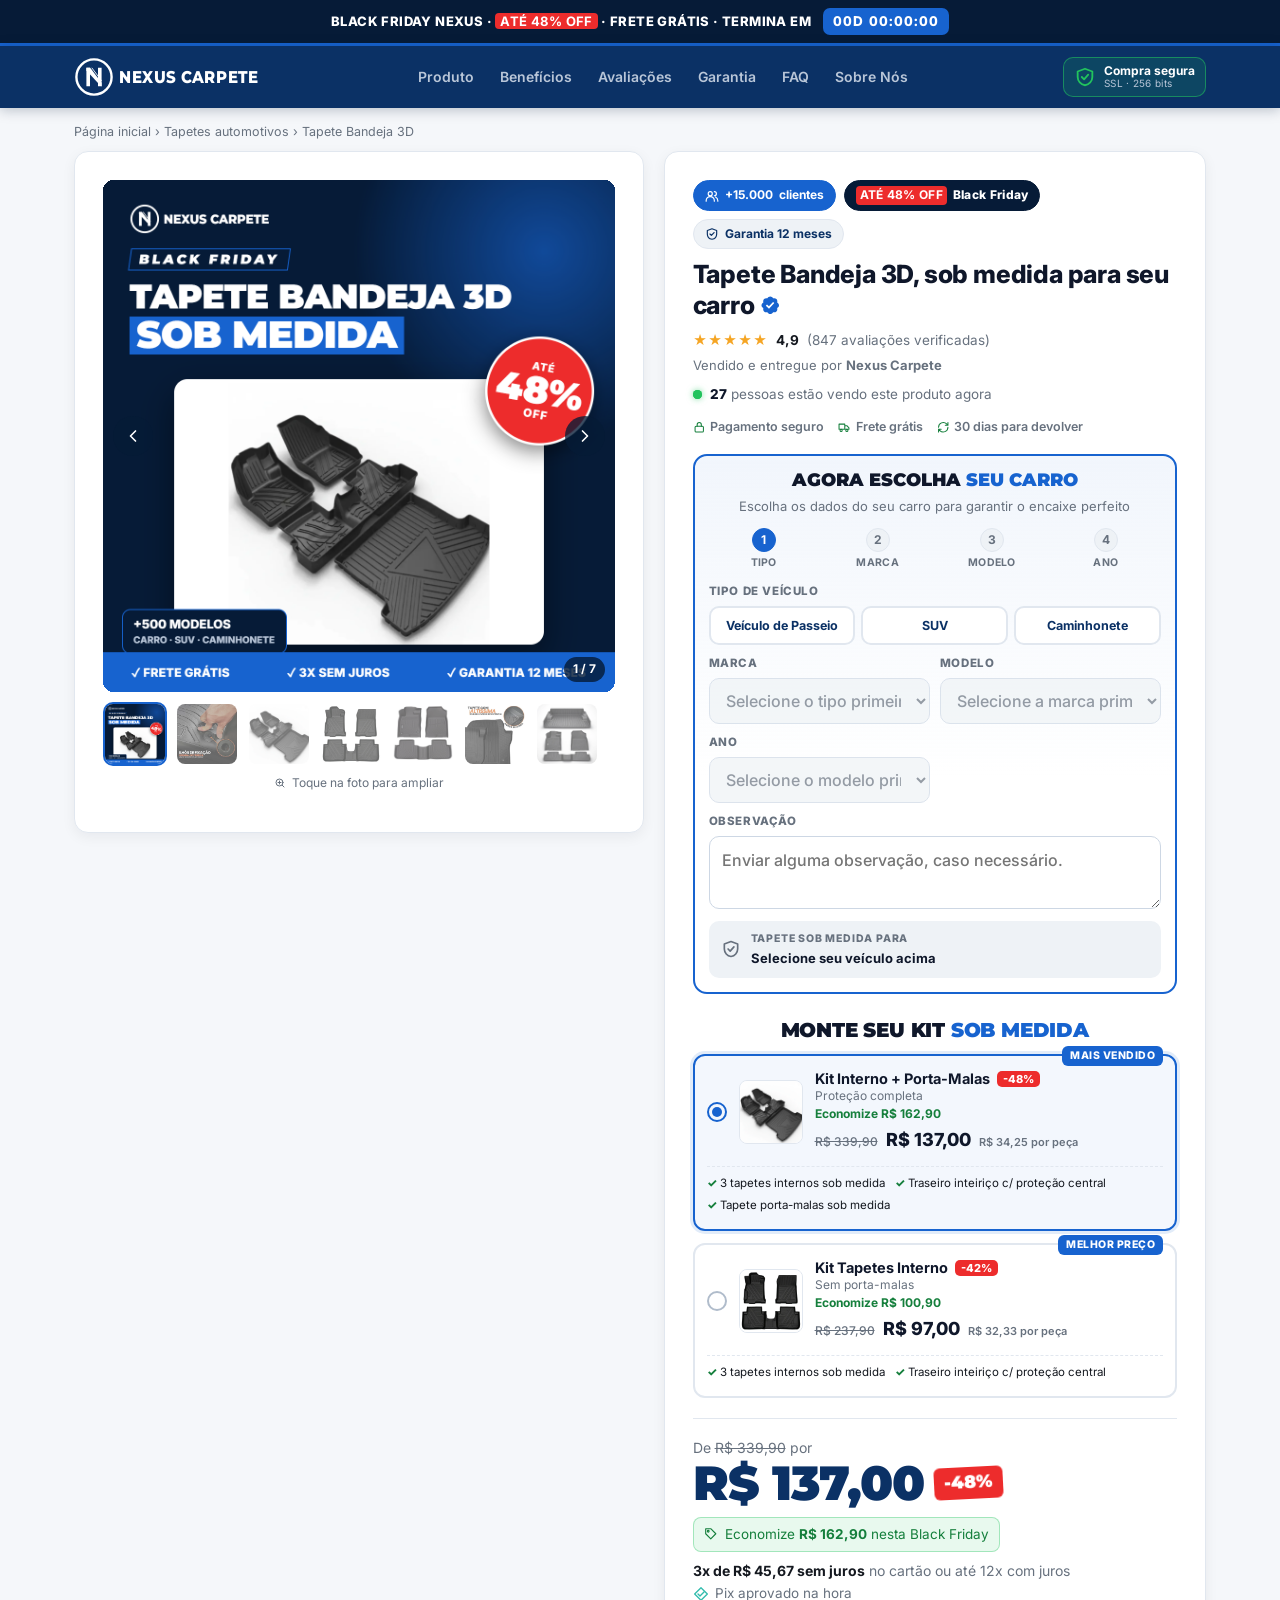
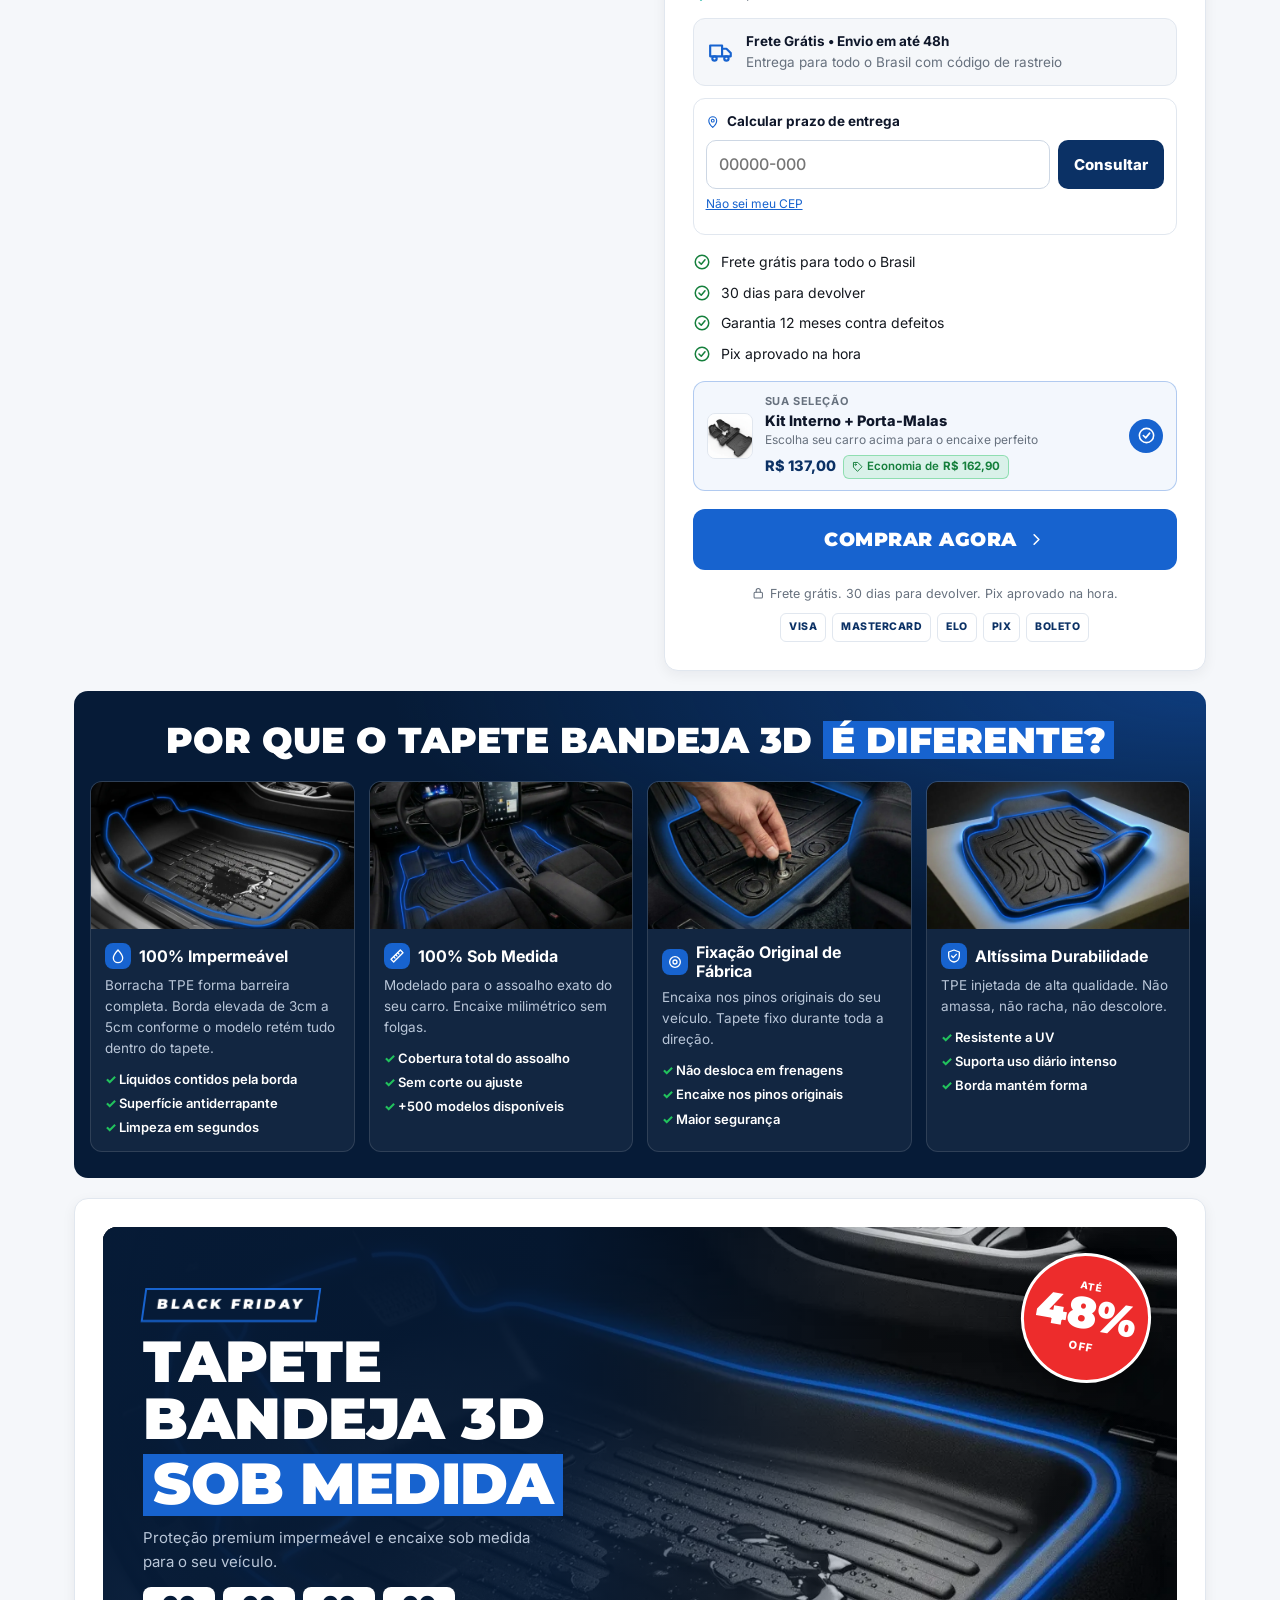
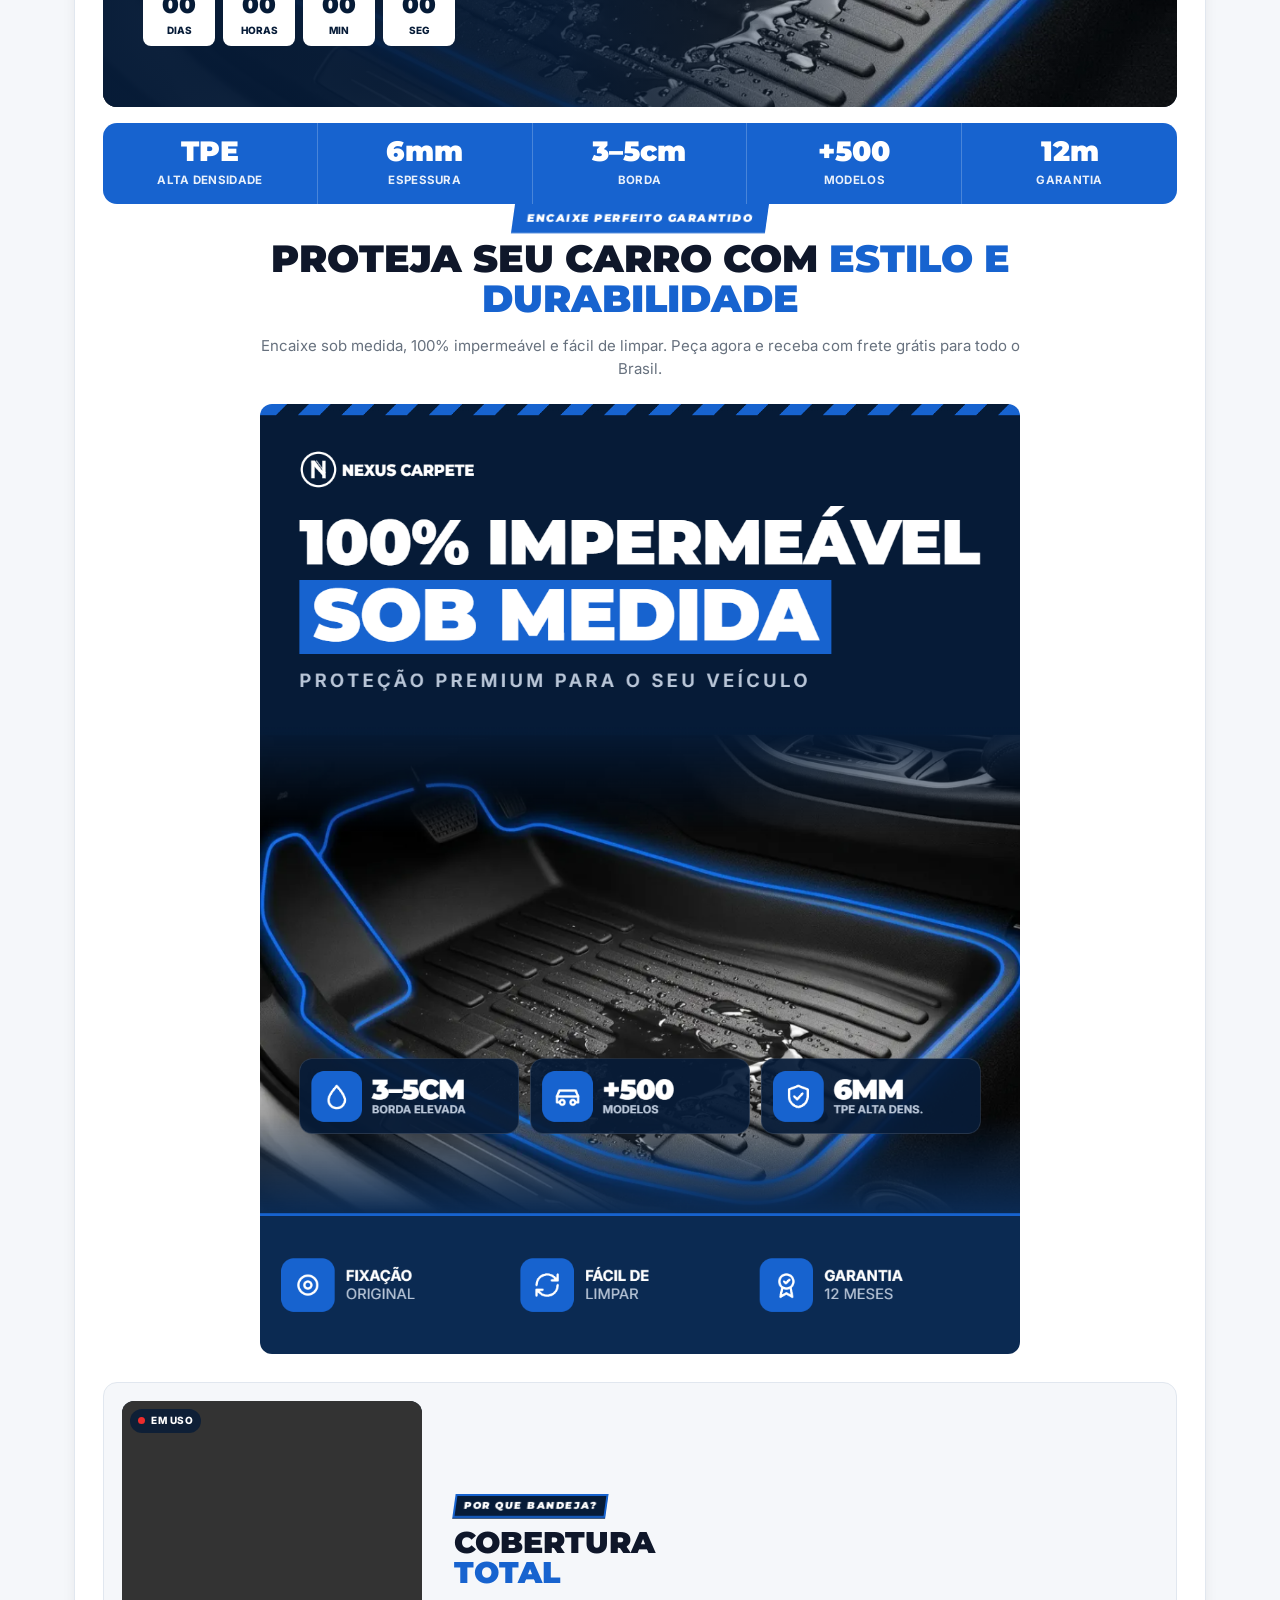
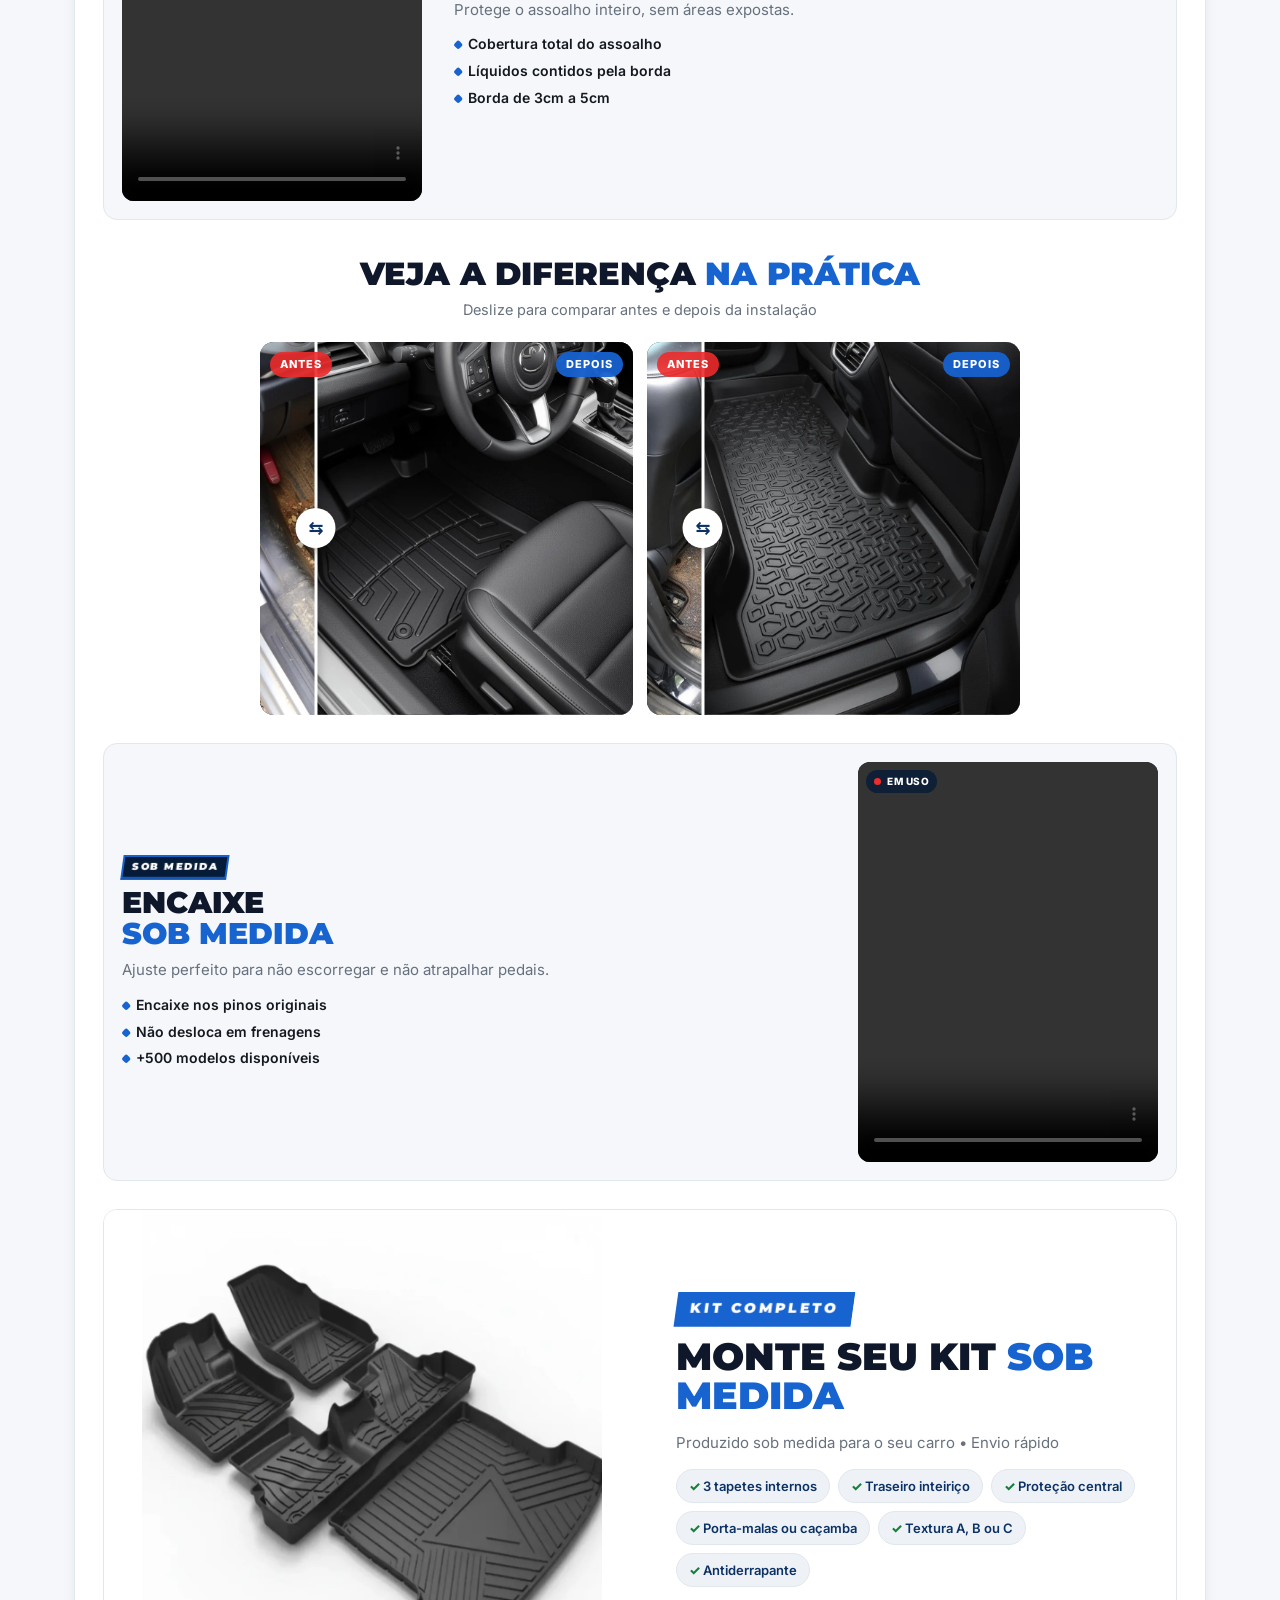
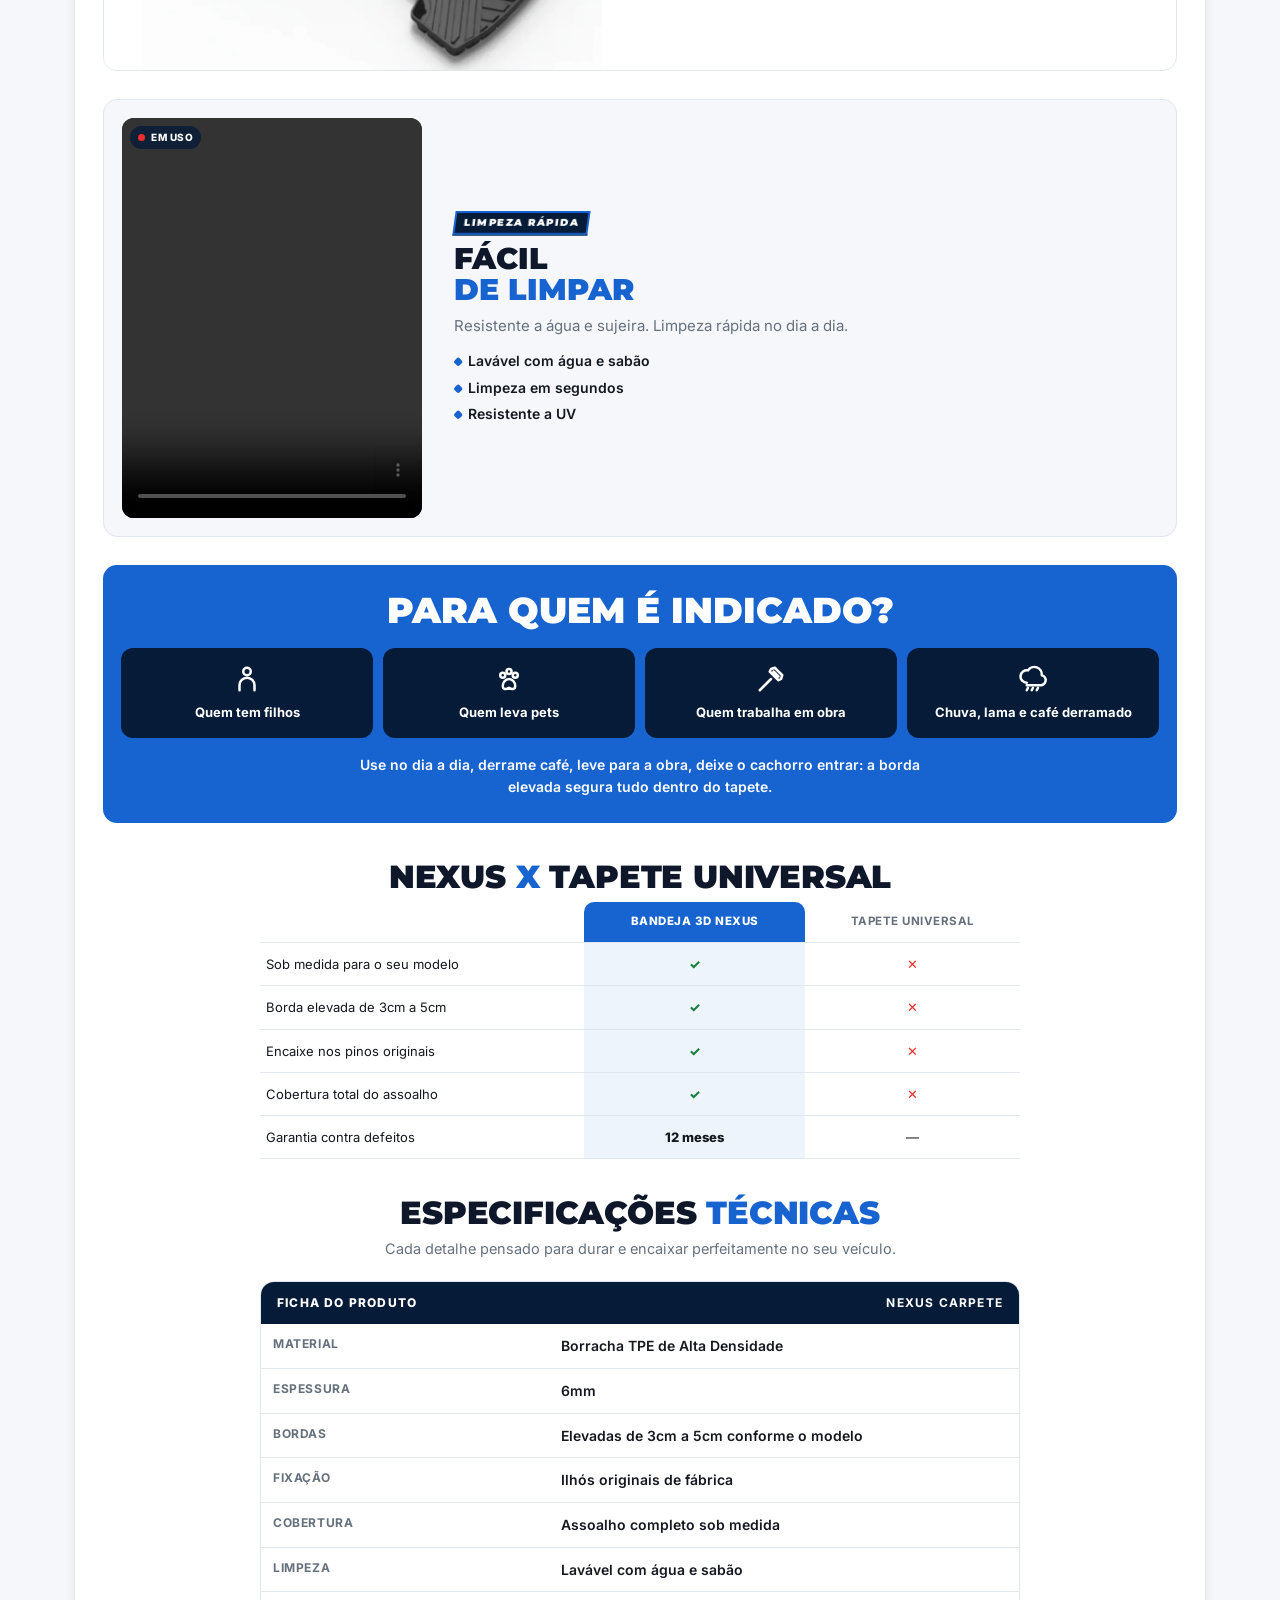
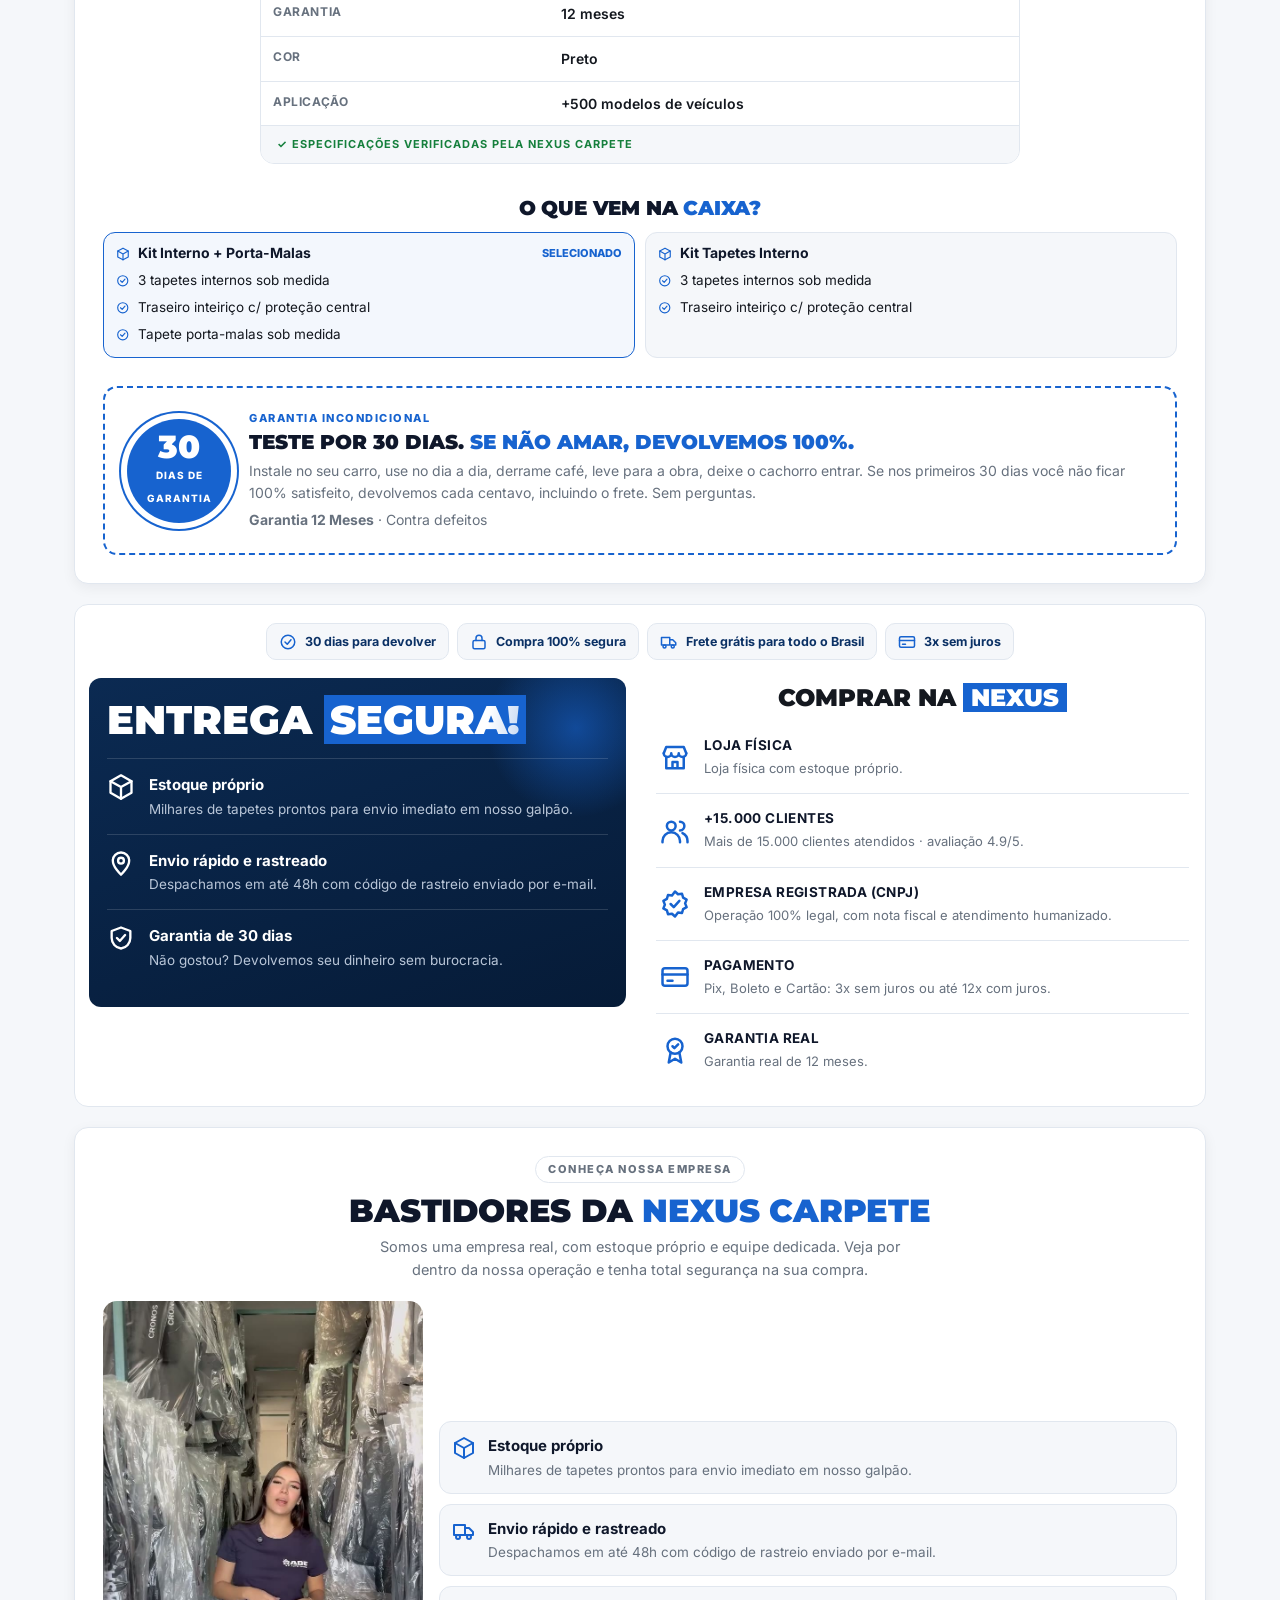
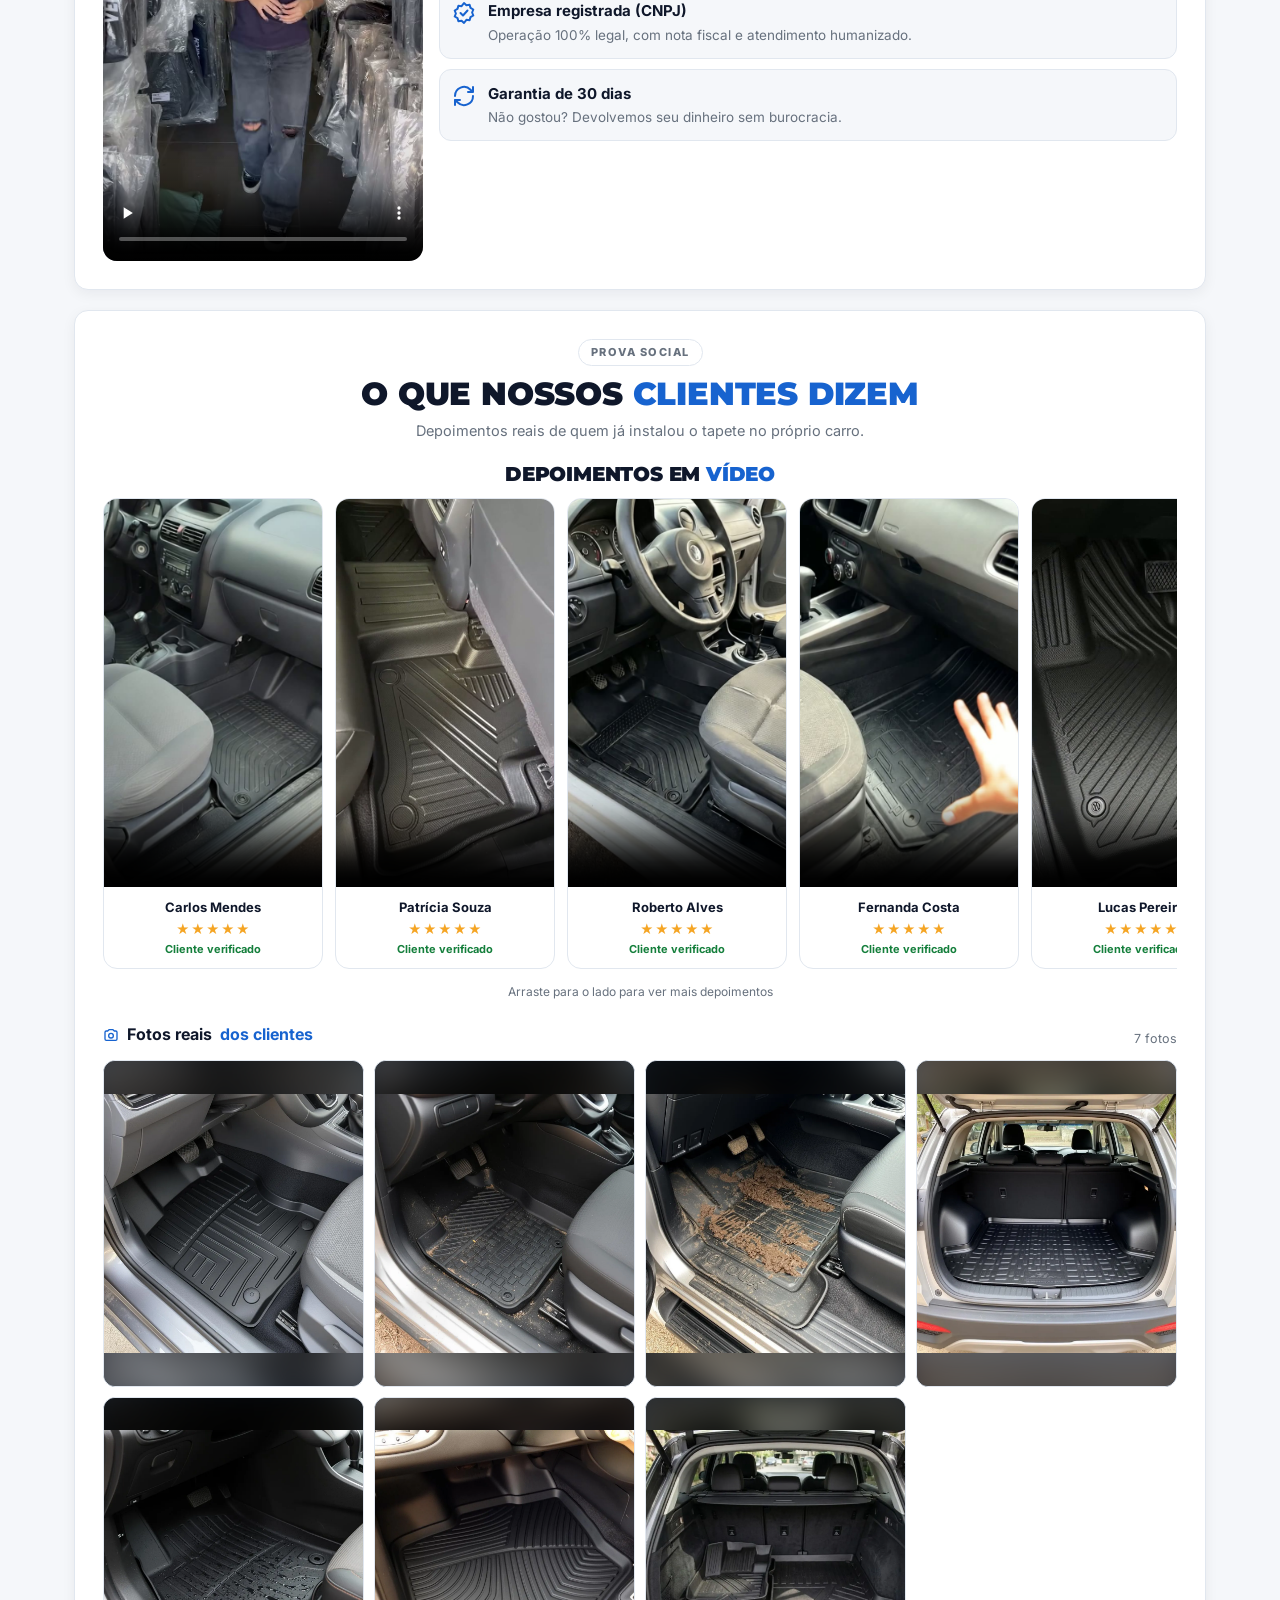
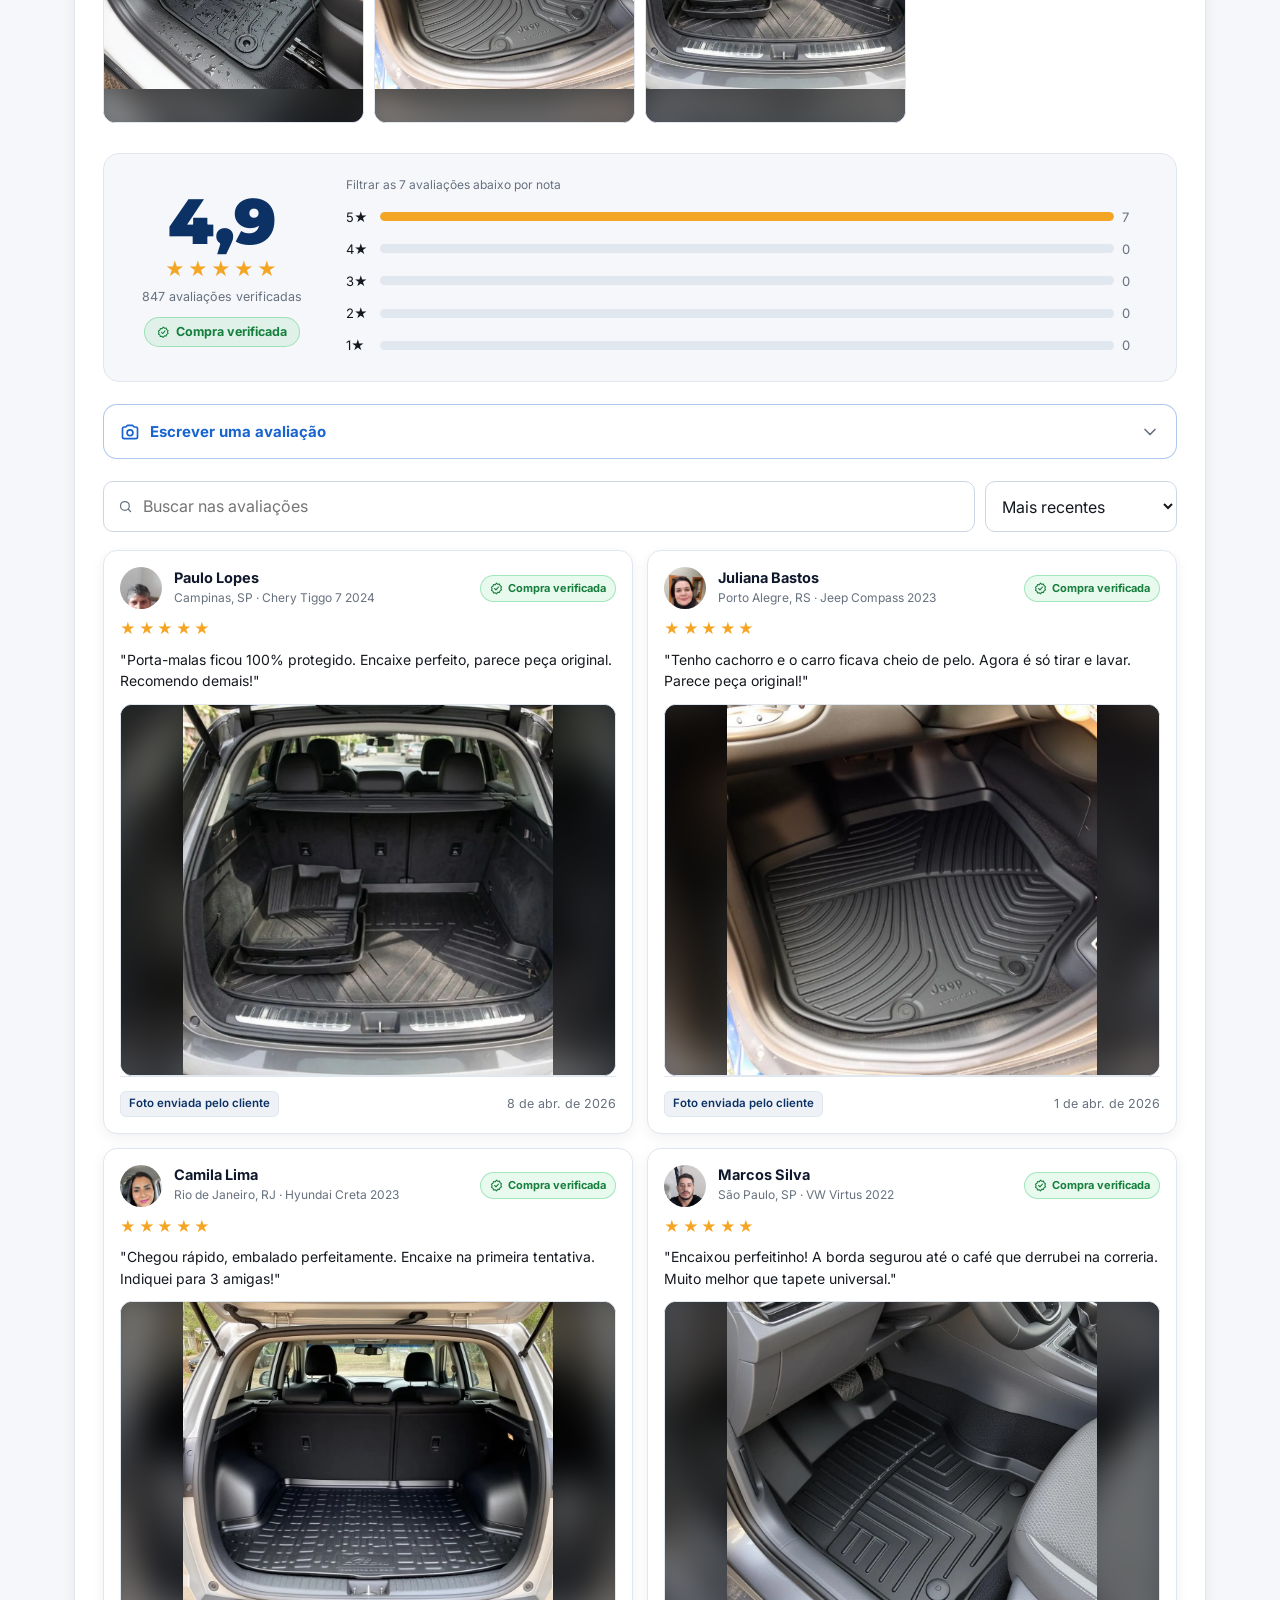
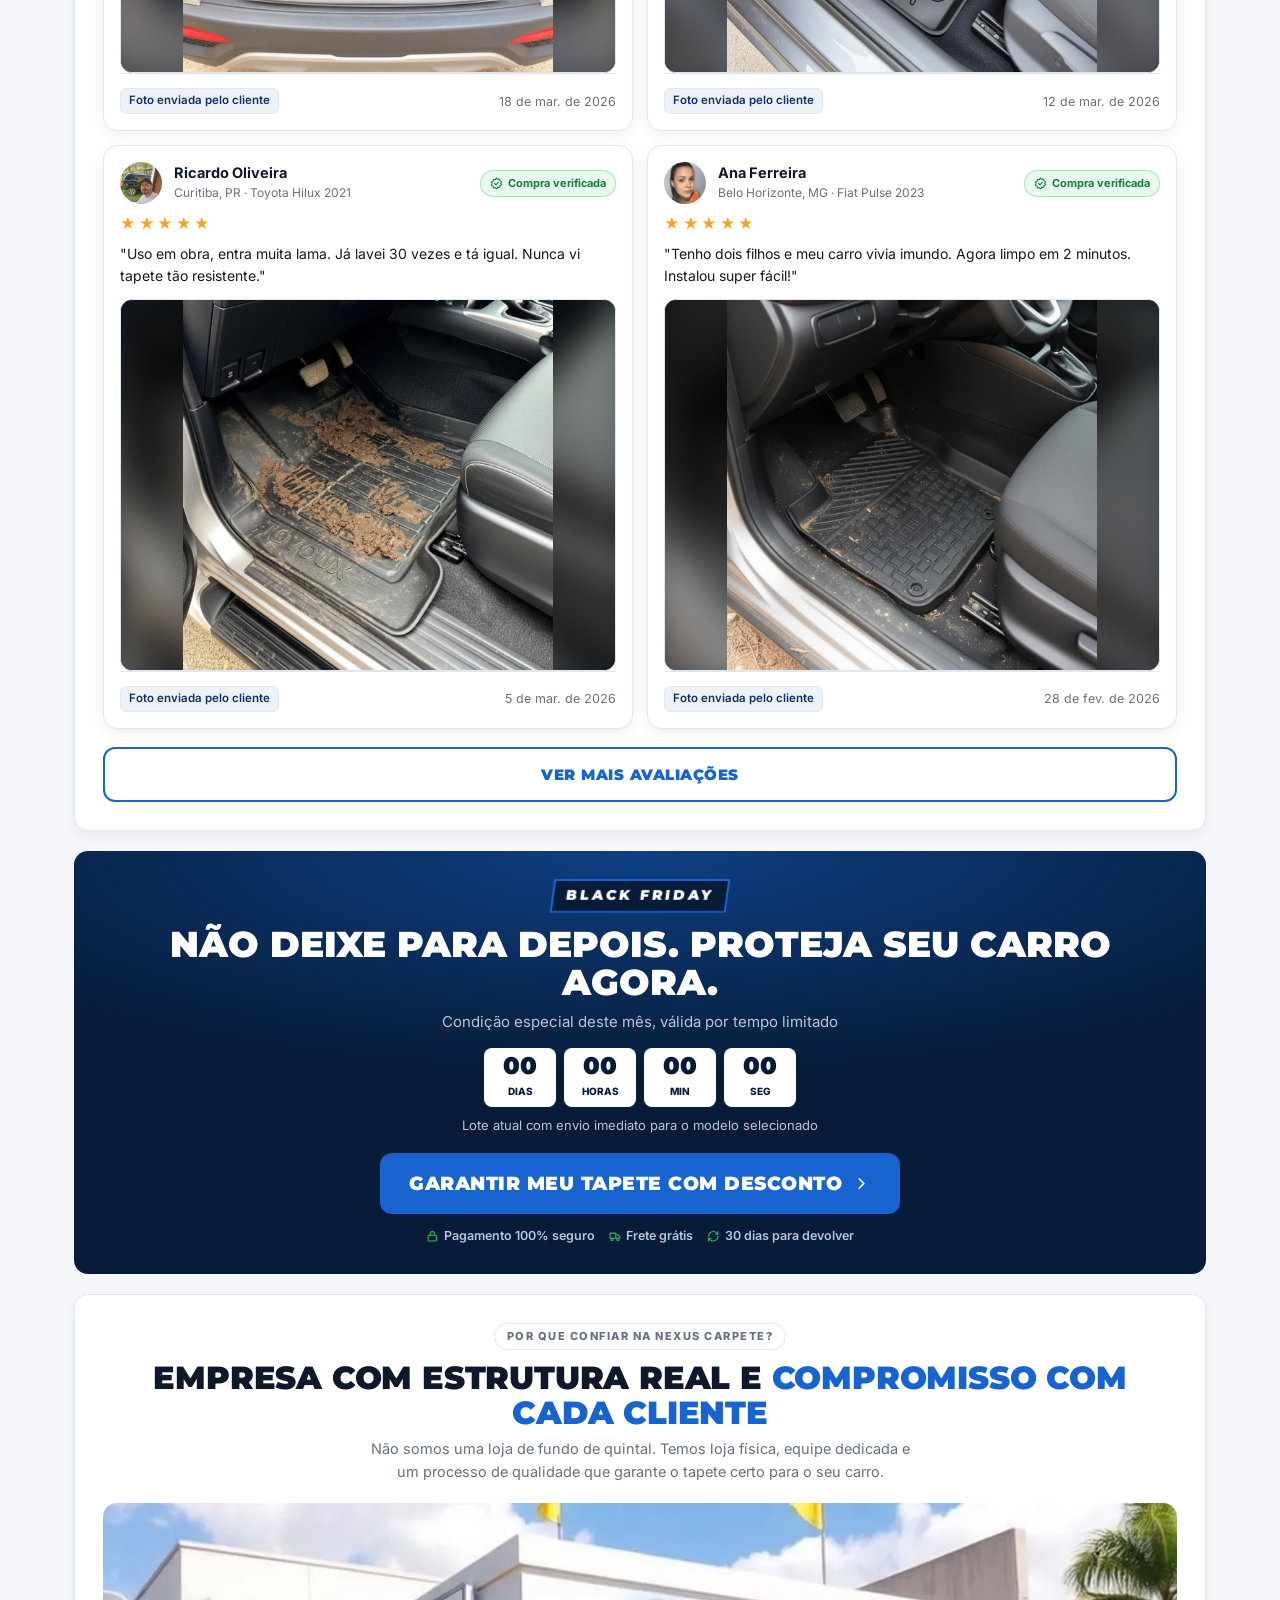
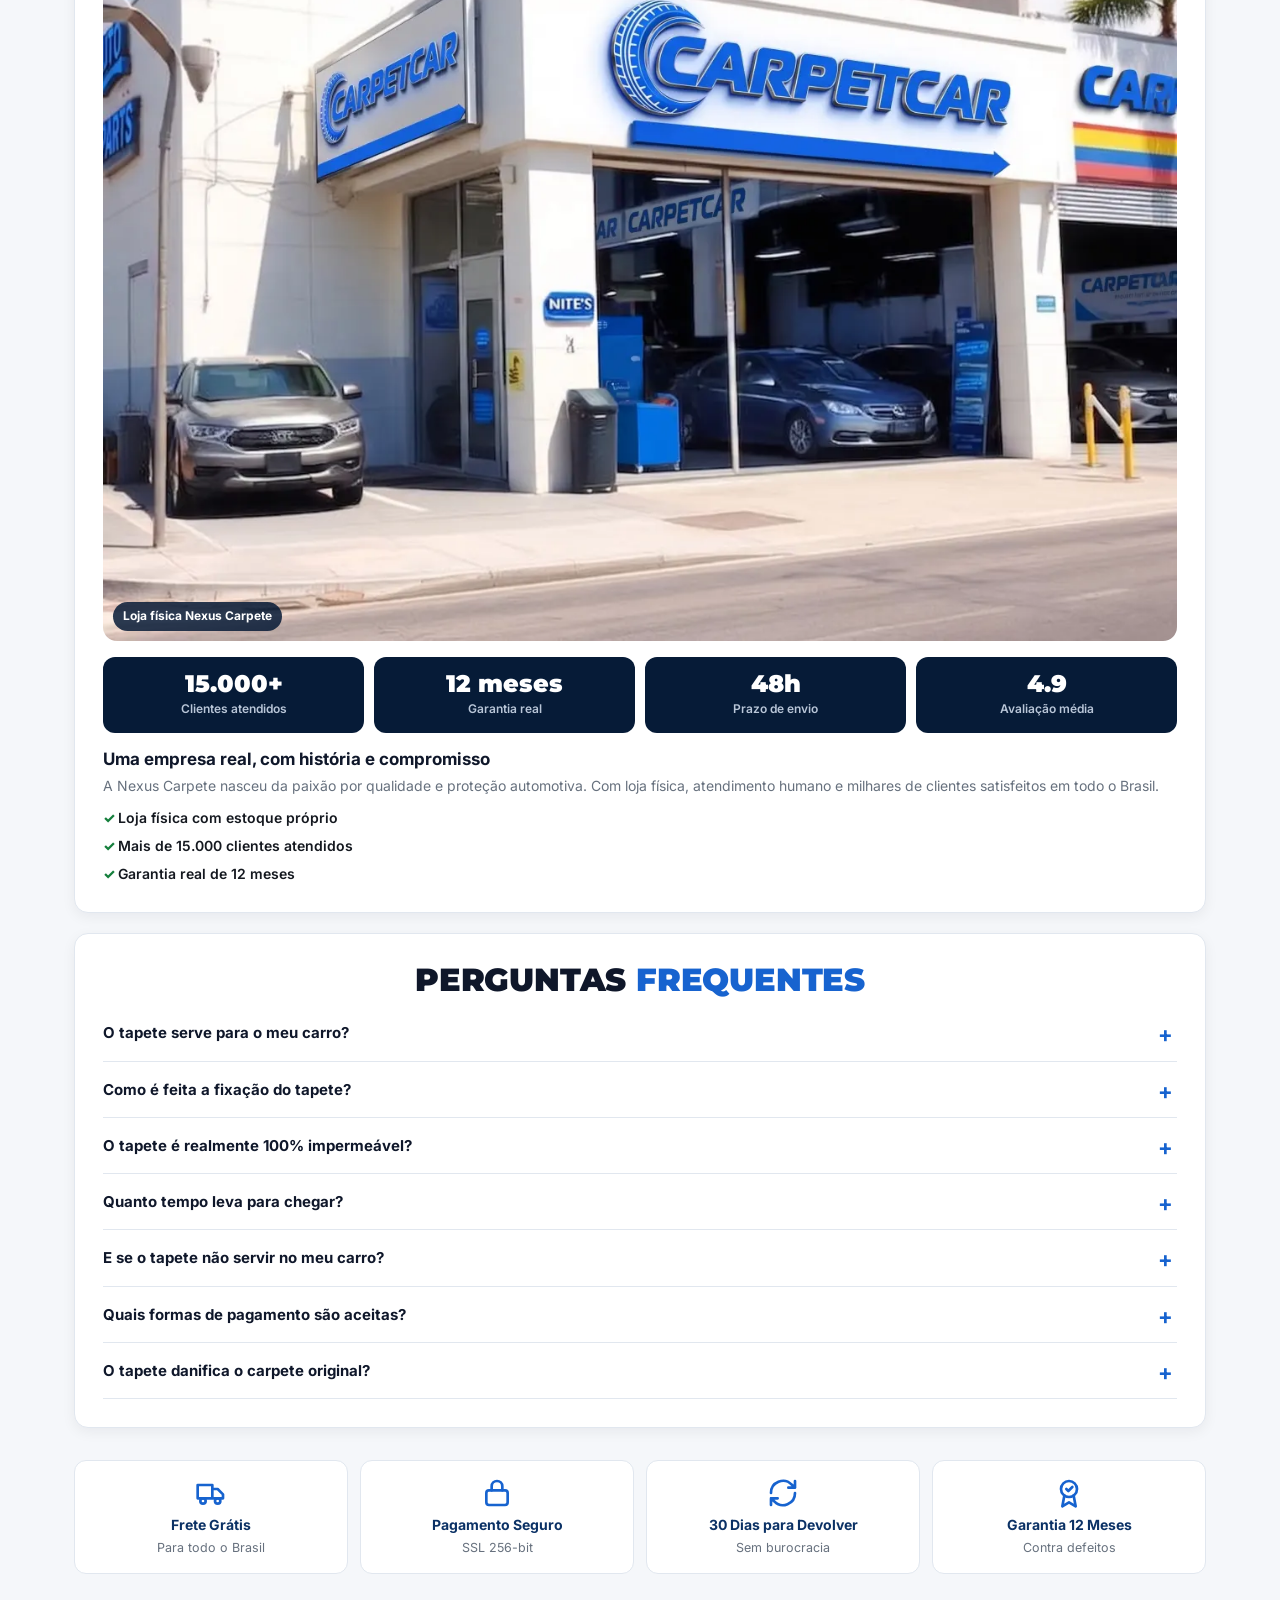
<file: index.html>
<!DOCTYPE html>
<html lang="pt-BR">
<head>
  <meta charset="utf-8">
  <meta name="viewport" content="width=device-width, initial-scale=1.0, maximum-scale=1.0, minimum-scale=1.0, user-scalable=no, viewport-fit=cover">
  <title>Tapete Bandeja 3D Sob Medida | Black Friday Nexus Carpete — Frete Grátis</title>
  <meta name="description" content="Loja que entende de proteção interna para o seu veículo. Tapete Bandeja 3D sob medida, 100% impermeável, frete grátis e 30 dias para devolver.">
  <meta name="theme-color" content="#0b3165">
  <link rel="icon" href="brand/favicon.svg" type="image/svg+xml">
  <link rel="canonical" href="https://www.nexuscarpete.shop/">
  <meta property="og:type" content="website">
  <meta property="og:site_name" content="Nexus Carpete">
  <meta property="og:locale" content="pt_BR">
  <meta property="og:title" content="Nexus Carpete — Black Friday">
  <meta property="og:description" content="Loja que entende de proteção interna para o seu veículo.">
  <meta property="og:image" content="https://www.nexuscarpete.shop/images/banners/capa-produto.png">
  <meta property="og:image:alt" content="Kit de tapetes automotivos sob medida Nexus Carpete">
  <meta name="twitter:card" content="summary_large_image">
  <link rel="preconnect" href="https://checkout.nexuscarpete.shop" crossorigin>
  <link rel="preconnect" href="https://fonts.googleapis.com">
  <link rel="preconnect" href="https://fonts.gstatic.com" crossorigin>
  <link href="https://fonts.googleapis.com/css2?family=Inter:wght@400;500;600;700;800&family=Montserrat:wght@800;900&display=swap" rel="stylesheet">
  <link rel="stylesheet" href="css/styles.css?v=1.0">
  <link rel="stylesheet" href="css/v2.css?v=1.0">
  <script type="application/ld+json">
  {
    "@context": "https://schema.org",
    "@type": "Product",
    "name": "Kit de Tapetes Automotivos Sob Medida",
    "image": ["https://www.nexuscarpete.shop/images/banners/capa-produto.png"],
    "description": "Tapetes e carpetes automotivos sob medida, cortados para o modelo do seu veículo.",
    "brand": { "@type": "Brand", "name": "Nexus Carpete" },
    "offers": [
      { "@type": "Offer", "name": "Kit Tapetes Interno", "price": "97.00", "priceCurrency": "BRL", "availability": "https://schema.org/InStock", "url": "https://www.nexuscarpete.shop/" },
      { "@type": "Offer", "name": "Kit Interno + Porta-Malas", "price": "137.00", "priceCurrency": "BRL", "availability": "https://schema.org/InStock", "url": "https://www.nexuscarpete.shop/" }
    ]
  }
  </script>

  <!-- ===== PIXELS / TAGS — mesmos do site atual (Meta Pixel + UTMify) ===== -->
  <!-- Meta Pixel Code -->
  <script>
  !function(f,b,e,v,n,t,s)
  {if(f.fbq)return;n=f.fbq=function(){n.callMethod?
  n.callMethod.apply(n,arguments):n.queue.push(arguments)};
  if(!f._fbq)f._fbq=n;n.push=n;n.loaded=!0;n.version='2.0';
  n.queue=[];t=b.createElement(e);t.async=!0;
  t.src=v;s=b.getElementsByTagName(e)[0];
  s.parentNode.insertBefore(t,s)}(window, document,'script',
  'https://connect.facebook.net/en_US/fbevents.js');
  fbq('set', 'autoConfig', false, '1489488393031574'); // sem eventos automáticos da Meta (evita Purchase falso em botão)
  fbq('init', '1489488393031574');
  fbq('track', 'PageView');
  </script>
  <noscript><img height="1" width="1" style="display:none"
  src="https://www.facebook.com/tr?id=1489488393031574&ev=PageView&noscript=1"
  /></noscript>
  <!-- End Meta Pixel Code -->
  <!-- InitiateCheckout: disparado no botão "Finalizar pagamento" (js/app.js), como no "Confirmar ✓" do site atual -->
  <script src="https://cdn.utmify.com.br/scripts/utms/latest.js" data-utmify-prevent-xcod-sck data-utmify-prevent-subids async defer></script>
  <!-- Preservação universal de UTMs (não altera lógica existente) -->
  <script>
    (function () {
      function appendSearch(url) {
        try {
          var incoming = window.location.search || "";
          if (!incoming) return url;
          if (!url) return url;
          // Ignora âncoras puras, javascript:, mailto:, tel:
          if (/^(#|javascript:|mailto:|tel:)/i.test(url)) return url;
          var hashIndex = url.indexOf("#");
          var hash = "";
          var base = url;
          if (hashIndex !== -1) {
            hash = url.substring(hashIndex);
            base = url.substring(0, hashIndex);
          }
          var current = new URLSearchParams(window.location.search);
          var qIndex = base.indexOf("?");
          var existing = new URLSearchParams(qIndex !== -1 ? base.substring(qIndex + 1) : "");
          var pathPart = qIndex !== -1 ? base.substring(0, qIndex) : base;
          current.forEach(function (value, key) {
            if (!existing.has(key)) existing.append(key, value);
          });
          var qs = existing.toString();
          return pathPart + (qs ? "?" + qs : "") + hash;
        } catch (_) {
          return url;
        }
      }

      // Clique em <a>: reescreve href antes de navegar, preservando onclick/handlers.
      document.addEventListener("click", function (e) {
        var el = e.target;
        while (el && el.nodeType === 1 && el.tagName !== "A") el = el.parentNode;
        if (!el || el.tagName !== "A") return;
        var href = el.getAttribute("href");
        if (!href) return;
        if (/^(#|javascript:|mailto:|tel:)/i.test(href)) return;
        try {
          el.setAttribute("href", appendSearch(href));
        } catch (_) {}
      }, true);

      // Submit de formulários: injeta UTMs no action.
      document.addEventListener("submit", function (e) {
        var form = e.target;
        if (!form || form.tagName !== "FORM") return;
        var action = form.getAttribute("action");
        if (!action) return;
        try {
          form.setAttribute("action", appendSearch(action));
        } catch (_) {}
      }, true);

      // window.open: preserva UTMs em pop-ups programáticos.
      var _open = window.open;
      window.open = function (url) {
        try {
          if (typeof url === "string") {
            arguments[0] = appendSearch(url);
          }
        } catch (_) {}
        return _open.apply(this, arguments);
      };

      // window.location.assign / replace: preserva UTMs em redirects JS.
      try {
        var _assign = window.location.assign.bind(window.location);
        var _replace = window.location.replace.bind(window.location);
        window.location.assign = function (url) { return _assign(appendSearch(url)); };
        window.location.replace = function (url) { return _replace(appendSearch(url)); };
      } catch (_) {}
    })();
  </script>
  <!-- ===== FIM DOS PIXELS ===== -->
</head>
<body>

<!-- Sprite de ícones (use: <svg class="icon"><use href="#i-nome"/></svg>) -->
<svg width="0" height="0" style="position:absolute" aria-hidden="true">
  <symbol id="i-menu" viewBox="0 0 24 24"><path d="M3 6h18M3 12h18M3 18h18"/></symbol>
  <symbol id="i-search" viewBox="0 0 24 24"><circle cx="11" cy="11" r="7"/><path d="m20 20-3.5-3.5"/></symbol>
  <symbol id="i-x" viewBox="0 0 24 24"><path d="M6 6l12 12M18 6 6 18"/></symbol>
  <symbol id="i-left" viewBox="0 0 24 24"><path d="m15 18-6-6 6-6"/></symbol>
  <symbol id="i-right" viewBox="0 0 24 24"><path d="m9 18 6-6-6-6"/></symbol>
  <symbol id="i-check" viewBox="0 0 24 24"><circle cx="12" cy="12" r="9"/><path d="m8 12 3 3 5-6"/></symbol>
  <symbol id="i-truck" viewBox="0 0 24 24"><path d="M2 6h11v10H2zM13 9h4l4 4v3h-8"/><circle cx="6" cy="18" r="2"/><circle cx="17" cy="18" r="2"/></symbol>
  <symbol id="i-shield" viewBox="0 0 24 24"><path d="M12 3 4 6v6c0 4.5 3.4 8.3 8 9 4.6-.7 8-4.5 8-9V6z"/><path d="m8.5 12 2.5 2.5 4.5-5"/></symbol>
  <symbol id="i-lock" viewBox="0 0 24 24"><rect x="4" y="10" width="16" height="11" rx="2"/><path d="M8 10V7a4 4 0 0 1 8 0v3"/></symbol>
  <symbol id="i-card" viewBox="0 0 24 24"><rect x="2" y="5" width="20" height="14" rx="2"/><path d="M2 10h20M6 15h4"/></symbol>
  <symbol id="i-headset" viewBox="0 0 24 24"><path d="M4 14v-2a8 8 0 0 1 16 0v2"/><rect x="2" y="14" width="4" height="6" rx="1"/><rect x="18" y="14" width="4" height="6" rx="1"/><path d="M20 20c0 1.5-2 2-5 2"/></symbol>
  <symbol id="i-award" viewBox="0 0 24 24"><circle cx="12" cy="9" r="6"/><path d="m8.5 14-1.5 8 5-3 5 3-1.5-8"/><path d="m10 9 1.5 1.5L14.5 7.5"/></symbol>
  <symbol id="i-tag" viewBox="0 0 24 24"><path d="M3 12V3h9l9 9-9 9z"/><circle cx="7.5" cy="7.5" r="1.5"/></symbol>
  <symbol id="i-box" viewBox="0 0 24 24"><path d="m12 2 9 5v10l-9 5-9-5V7z"/><path d="m3 7 9 5 9-5M12 12v10"/></symbol>
  <symbol id="i-pin" viewBox="0 0 24 24"><path d="M12 22s7-6.5 7-12a7 7 0 0 0-14 0c0 5.5 7 12 7 12z"/><circle cx="12" cy="10" r="2.5"/></symbol>
  <symbol id="i-refresh" viewBox="0 0 24 24"><path d="M3 12a9 9 0 0 1 15.5-6.3L21 8M21 3v5h-5M21 12a9 9 0 0 1-15.5 6.3L3 16M3 21v-5h5"/></symbol>
  <symbol id="i-bolt" viewBox="0 0 24 24"><path d="M13 2 4 14h7l-1 8 9-12h-7z"/></symbol>
  <symbol id="i-zoom" viewBox="0 0 24 24"><circle cx="11" cy="11" r="7"/><path d="m20 20-3.5-3.5M11 8v6M8 11h6"/></symbol>
  <symbol id="i-key" viewBox="0 0 24 24"><circle cx="7.5" cy="15.5" r="4.5"/><path d="m10.7 12.3 9.8-9.8M17 6l3 3M14.5 8.5l2.5 2.5"/></symbol>
  <symbol id="i-scan" viewBox="0 0 24 24"><path d="M3 7V5a2 2 0 0 1 2-2h2M17 3h2a2 2 0 0 1 2 2v2M21 17v2a2 2 0 0 1-2 2h-2M7 21H5a2 2 0 0 1-2-2v-2"/><path d="M8 12h8M12 8v8"/></symbol>
  <symbol id="i-pix" viewBox="0 0 24 24"><path d="M12 2.5 21.5 12 12 21.5 2.5 12z"/><path d="m7.5 12 3 3 6-6"/></symbol>
  <symbol id="i-camera" viewBox="0 0 24 24"><path d="M3 8a2 2 0 0 1 2-2h2l2-2h6l2 2h2a2 2 0 0 1 2 2v10a2 2 0 0 1-2 2H5a2 2 0 0 1-2-2z"/><circle cx="12" cy="13" r="3.5"/></symbol>
  <symbol id="i-badge" viewBox="0 0 24 24"><path d="m12 2 2.4 2.2 3.2-.4.9 3.1 2.8 1.6-1.2 3 1.2 3-2.8 1.6-.9 3.1-3.2-.4L12 22l-2.4-2.2-3.2.4-.9-3.1-2.8-1.6 1.2-3-1.2-3 2.8-1.6.9-3.1 3.2.4z"/><path d="m8.5 12 2.5 2.5 4.5-5"/></symbol>
  <symbol id="i-chevron" viewBox="0 0 24 24"><path d="m6 9 6 6 6-6"/></symbol>
  <symbol id="i-fire" viewBox="0 0 24 24"><path d="M12 22c4 0 7-2.7 7-7 0-5-5-7-4-13-4 2-6 5-6 8-1-1-2-2-2-4-2 2-2 5-2 7 0 5 3 9 7 9z"/></symbol>
  <symbol id="i-clock" viewBox="0 0 24 24"><circle cx="12" cy="12" r="9"/><path d="M12 7v5l3 2"/></symbol>
  <symbol id="i-drop" viewBox="0 0 24 24"><path d="M12 3s7 7.5 7 12a7 7 0 0 1-14 0c0-4.5 7-12 7-12z"/></symbol>
  <symbol id="i-ruler" viewBox="0 0 24 24"><path d="m3 17 14-14 4 4L7 21z"/><path d="m7 13 2 2M10 10l2 2M13 7l2 2"/></symbol>
  <symbol id="i-pin2" viewBox="0 0 24 24"><circle cx="12" cy="12" r="8"/><circle cx="12" cy="12" r="3"/></symbol>
  <symbol id="i-car" viewBox="0 0 24 24"><path d="M5 17H3v-5l2-5h14l2 5v5h-2"/><path d="M3 12h18"/><circle cx="7.5" cy="17" r="2"/><circle cx="16.5" cy="17" r="2"/></symbol>
  <symbol id="i-store" viewBox="0 0 24 24"><path d="M3 9 5 4h14l2 5"/><path d="M3 9a3 3 0 0 0 6 0 3 3 0 0 0 6 0 3 3 0 0 0 6 0"/><path d="M5 12v9h14v-9M10 21v-5h4v5"/></symbol>
  <symbol id="i-kids" viewBox="0 0 24 24"><circle cx="12" cy="6" r="3"/><path d="M6 21v-4a6 6 0 0 1 12 0v4"/></symbol>
  <symbol id="i-paw" viewBox="0 0 24 24"><circle cx="7" cy="9" r="2"/><circle cx="12" cy="6" r="2"/><circle cx="17" cy="9" r="2"/><path d="M12 12c-3 0-5 3-5 5.5S9 21 12 19c3 2 5 1 5-1.5S15 12 12 12z"/></symbol>
  <symbol id="i-hammer" viewBox="0 0 24 24"><path d="m14 6 4 4M3 21l9-9M12 4l3-1 6 6-1 3-2 1-7-7z"/></symbol>
  <symbol id="i-rain" viewBox="0 0 24 24"><path d="M7 15a5 5 0 1 1 1-9.9A6 6 0 0 1 19 9a4 4 0 0 1-1 7.9H7"/><path d="m8 19-1 2M12 19l-1 2M16 19l-1 2"/></symbol>
  <symbol id="i-users" viewBox="0 0 24 24"><circle cx="9" cy="8" r="3.5"/><path d="M2 21v-1a7 7 0 0 1 14 0v1"/><path d="M16 4.5a3.5 3.5 0 0 1 0 7M22 21v-1a7 7 0 0 0-4-6.3"/></symbol>
  <symbol id="i-mail" viewBox="0 0 24 24"><rect x="3" y="5" width="18" height="14" rx="2"/><path d="m3 7 9 6 9-6"/></symbol>
</svg>

<!-- ============ BARRA DE CONTAGEM ============ -->
<div class="topbar" role="note">
  <span class="topbar-text"><span data-campaign>Black Friday</span> Nexus · <b data-discount-label>ATÉ 48% OFF</b> · Frete Grátis · Termina em</span>
  <span class="timer" data-countdown-inline>00d 00:00:00</span>
</div>

<!-- ============ HEADER ============ -->
<header class="header">
  <div class="container">
    <button class="icon-btn menu-btn" aria-label="Abrir menu" data-open-drawer><svg class="icon"><use href="#i-menu"/></svg></button>
    <a class="logo" href="index.html" aria-label="Nexus Carpete — página inicial">
      <svg viewBox="0 0 470 100" role="img" aria-hidden="true">
        <circle cx="50" cy="50" r="44" fill="none" stroke="#fff" stroke-width="6"/>
        <path fill="#fff" d="M31 27h9v46h-9z M60 27h9v46h-9z"/>
        <path fill="#fff" d="M31 27h9.5L69 64.5V73h-1.5L31 33.5z"/>
        <path fill="none" stroke="#fff" stroke-width="2.2" d="M44.5 27 69 59.5"/>
        <text x="112" y="66" fill="#fff" textLength="348" lengthAdjust="spacingAndGlyphs" style="font-family:Montserrat,'Arial Black',Arial,sans-serif;font-weight:800;font-size:42px">NEXUS CARPETE</text>
      </svg>
    </a>
    <nav class="nav-desktop" aria-label="Principal">
      <a href="#produto">Produto</a>
      <a href="#beneficios">Benefícios</a>
      <a href="#avaliacoes">Avaliações</a>
      <a href="#garantia">Garantia</a>
      <a href="#faq">FAQ</a>
      <a href="#sobre-nos">Sobre Nós</a>
    </nav>
    <div class="header-actions">
      <button class="secure-btn" type="button" data-open-security aria-haspopup="dialog" aria-label="Ver informações de segurança da compra">
        <svg class="icon"><use href="#i-shield"/></svg>
        <span><b>Compra segura</b><small>SSL · 256 bits</small></span>
      </button>
    </div>
  </div>
</header>

<!-- Menu lateral (mobile) -->
<div class="drawer" data-drawer aria-hidden="true">
  <div class="drawer-backdrop" data-close-drawer></div>
  <aside class="drawer-panel" role="dialog" aria-label="Menu">
    <button class="icon-btn" aria-label="Fechar menu" data-close-drawer style="margin-left:auto"><svg class="icon"><use href="#i-x"/></svg></button>
    <nav>
      <a href="#produto" data-close-drawer>Produto</a>
      <a href="#beneficios" data-close-drawer>Benefícios</a>
      <a href="#avaliacoes" data-close-drawer>Avaliações</a>
      <a href="#garantia" data-close-drawer>Garantia</a>
      <a href="#faq" data-close-drawer>Perguntas frequentes</a>
      <a href="#sobre-nos" data-close-drawer>Sobre Nós</a>
    </nav>
    <h4>Políticas</h4>
    <nav>
      <a href="politicas.html#termos">Termos de Uso</a>
      <a href="politicas.html#privacidade">Política de Privacidade</a>
      <a href="politicas.html#trocas">Trocas e Devoluções</a>
      <a href="politicas.html#contato">Contato</a>
    </nav>
  </aside>
</div>

<main class="container" id="produto">
  <div class="breadcrumb"><a href="index.html">Página inicial</a> › <a href="#produto">Tapetes automotivos</a> › Tapete Bandeja 3D</div>

  <!-- ============ TOPO DO PRODUTO ============ -->
  <div class="product-top">
    <section class="card gallery" aria-label="Fotos do produto">
      <div class="gallery-main">
        <div class="gallery-track" data-gallery-track></div>
        <button class="gallery-arrow prev" aria-label="Foto anterior" data-gallery-prev><svg class="icon"><use href="#i-left"/></svg></button>
        <button class="gallery-arrow next" aria-label="Próxima foto" data-gallery-next><svg class="icon"><use href="#i-right"/></svg></button>
        <span class="gallery-counter" data-gallery-counter>1 / 7</span>
      </div>
      <div class="gallery-thumbs" data-gallery-thumbs></div>
      <p class="gallery-hint"><svg class="icon"><use href="#i-zoom"/></svg> Toque na foto para ampliar</p>
    </section>

    <section class="card buybox" id="comprar" aria-label="Comprar">
      <div class="pills">
        <span class="pill blue"><svg class="icon"><use href="#i-users"/></svg> <span data-clients>+15.000</span> clientes</span>
        <span class="pill bf"><b data-discount-label>ATÉ 48% OFF</b> Black Friday</span>
        <span class="pill"><svg class="icon"><use href="#i-shield"/></svg> Garantia 12 meses</span>
      </div>
      <h1 data-title>Tapete Bandeja 3D, sob medida para seu carro</h1>
      <div class="rating-line"><span class="stars">★★★★★</span> <b data-rating>4,9</b> <span>(<span data-rating-count>847</span> avaliações verificadas)</span></div>
      <p class="sold-by">Vendido e entregue por <b>Nexus Carpete</b></p>

      <div class="live-visitors" aria-live="polite">
        <span class="live-pulse-dot" aria-hidden="true"></span>
        <span><b data-live-count>24</b> pessoas estão vendo este produto agora</span>
      </div>
      <div class="mini-trust">
        <span><svg class="icon"><use href="#i-lock"/></svg> Pagamento seguro</span>
        <span><svg class="icon"><use href="#i-truck"/></svg> Frete grátis</span>
        <span><svg class="icon"><use href="#i-refresh"/></svg> 30 dias para devolver</span>
      </div>

      <!-- Monte seu kit: seletor de veículo + ofertas -->
      <div id="ofertas">
        <div class="vehicle" id="vehicle-selector" data-vehicle>
          <h3>Agora escolha <span>seu carro</span></h3>
          <p>Escolha os dados do seu carro para garantir o encaixe perfeito</p>
          <div class="v-steps" aria-hidden="true"><span data-vstep="0">Tipo</span><span data-vstep="1">Marca</span><span data-vstep="2">Modelo</span><span data-vstep="3">Ano</span></div>
          <div class="v-field" role="radiogroup" aria-label="Tipo de veículo">Tipo de veículo
            <div class="v-types" data-v-types></div>
          </div>
          <div class="v-grid">
            <label class="v-field">Marca<select data-v-brand disabled><option value="">Selecione o tipo primeiro</option></select></label>
            <label class="v-field">Modelo<select data-v-model disabled><option value="">Selecione a marca primeiro</option></select></label>
            <label class="v-field" data-v-cab-wrap hidden>Tipo de Cabine<select data-v-cab><option value="">Selecione o modelo primeiro</option></select></label>
            <label class="v-field" data-v-seat-wrap hidden>Lugares<select data-v-seat><option value="">Selecione o modelo primeiro</option></select></label>
            <label class="v-field">Ano<select data-v-year disabled><option value="">Selecione o modelo primeiro</option></select></label>
          </div>
          <label class="v-field">Observação<textarea data-v-obs maxlength="300" placeholder="Enviar alguma observação, caso necessário."></textarea></label>
          <div class="v-result" data-v-result>
            <svg class="icon"><use href="#i-shield"/></svg>
            <div><small>Tapete sob medida para</small><b data-v-label>Selecione seu veículo acima</b></div>
          </div>
          <p class="v-warn" data-v-warn hidden>Selecione seu veículo para continuar.</p>
        </div>

        <h2 class="subhead">Monte seu kit <span>sob medida</span></h2>
        <div class="offers" role="radiogroup" aria-label="Kits" data-offers></div>
      </div>

      <div class="price-block">
        <div class="price-old">De <s data-compare>R$ 339,90</s> por</div>
        <div class="price-row">
          <span class="price-now" data-price>R$ 137,00</span>
          <span class="price-off" data-off>-48%</span>
        </div>
        <div class="save-line"><svg class="icon"><use href="#i-tag"/></svg> <span>Economize <b data-save>R$ 162,90</b> nesta Black Friday</span></div>
        <div class="price-inst"><b><span data-inst-n>3</span>x de <span data-inst>R$ 45,67</span> sem juros</b> no cartão ou até <span data-inst-max>12</span>x com juros</div>
        <div class="price-pix"><svg class="icon"><use href="#i-pix"/></svg> Pix aprovado na hora</div>
      </div>

      <div class="ship-box">
        <svg class="icon"><use href="#i-truck"/></svg>
        <div><b>Frete Grátis • Envio em até 48h</b><span>Entrega para todo o Brasil com código de rastreio</span></div>
      </div>

      <div class="cep">
        <b><svg class="icon"><use href="#i-pin"/></svg> Calcular prazo de entrega</b>
        <form class="cep-row" data-cep-form novalidate>
          <input inputmode="numeric" autocomplete="postal-code" maxlength="9" placeholder="00000-000" aria-label="CEP" data-cep>
          <button type="submit">Consultar</button>
        </form>
        <a href="https://buscacepinter.correios.com.br/app/endereco/index.php" target="_blank" rel="noopener">Não sei meu CEP</a>
        <div class="cep-out" data-cep-out aria-live="polite"></div>
      </div>

      <ul class="checks" data-highlights></ul>

      <div class="selection" data-selection aria-live="polite"></div>

      <a class="btn-buy" href="#" data-buy>Comprar agora <svg class="icon"><use href="#i-right"/></svg></a>
      <div class="secure-line"><svg class="icon"><use href="#i-lock"/></svg> Frete grátis. 30 dias para devolver. Pix aprovado na hora.</div>
      <div class="pay-flags"><span>VISA</span><span>MASTERCARD</span><span>ELO</span><span>PIX</span><span>BOLETO</span></div>
    </section>
  </div>

  <!-- ============ BENEFÍCIOS ============ -->
  <section class="section" id="beneficios">
    <div class="bnr bnr-why">
      <h2>Por que o Tapete Bandeja 3D <span>é diferente?</span></h2>
      <div class="why-grid" data-benefits></div>
    </div>
  </section>

  <!-- ============ DESCRIÇÃO (banners) ============ -->
  <section class="card section stack" id="descricao">

    <!-- Banner 1 — Hero Black Friday -->
    <div class="bnr bnr-hero">
      <div class="bnr-photo"><img src="images/beneficios/beneficio-1.webp" alt="Tapete Bandeja 3D Nexus Carpete instalado no assoalho" loading="lazy"></div>
      <div class="bnr-off"><div><small>ATÉ</small><b>48%</b><small>OFF</small></div></div>
      <div class="bnr-content">
        <span class="bf-tag">BLACK FRIDAY</span>
        <h2>Tapete Bandeja 3D<span>sob medida</span></h2>
        <p>Proteção premium impermeável e encaixe sob medida para o seu veículo.</p>
        <div class="countdown" data-countdown aria-label="Tempo restante da oferta"></div>
      </div>
    </div>

    <!-- Banner 2 — Faixa de especificações -->
    <div class="bnr-specs" aria-label="Especificações principais">
      <div><b>TPE</b><small>Alta densidade</small></div>
      <div><b>6mm</b><small>Espessura</small></div>
      <div><b>3–5cm</b><small>Borda</small></div>
      <div><b>+500</b><small>Modelos</small></div>
      <div><b>12m</b><small>Garantia</small></div>
    </div>

    <div class="desc-text">
      <span class="bf-tag light">ENCAIXE PERFEITO GARANTIDO</span>
      <h2>Proteja seu carro com <span>estilo e durabilidade</span></h2>
      <p>Encaixe sob medida, 100% impermeável e fácil de limpar. Peça agora e receba com frete grátis para todo o Brasil.</p>
    </div>

    <img class="desc-img" src="images/banners/banner-principal.png" alt="Tapete Bandeja 3D Nexus Carpete: 100% impermeável, sob medida, fixação original e altíssima durabilidade" loading="lazy">

    <!-- GIF 1 — Cobertura total -->
    <figure class="gif-feature">
      <div class="gif-media"><video data-gif src="media/bandeja-gif-1.mp4#t=0.1" muted loop playsinline preload="metadata" aria-label="Tapete bandeja cobrindo todo o assoalho"></video><span class="gif-tag"><i></i> Em uso</span></div>
      <figcaption>
        <span class="bf-tag">POR QUE BANDEJA?</span>
        <h3>Cobertura <span>total</span></h3>
        <p>Protege o assoalho inteiro, sem áreas expostas.</p>
        <ul class="mini-checks"><li>Cobertura total do assoalho</li><li>Líquidos contidos pela borda</li><li>Borda de 3cm a 5cm</li></ul>
      </figcaption>
    </figure>

    <!-- Antes e depois -->
    <h3 class="section-title" style="margin-top:36px">Veja a diferença <span>na prática</span></h3>
    <p class="section-sub">Deslize para comparar antes e depois da instalação</p>
    <div class="ba-grid">
      <div class="ba" data-ba><img src="images/antes-depois/antes-1.webp" alt="Antes: assoalho sujo sem o tapete" loading="lazy"><img class="ba-after" src="images/antes-depois/depois-1.webp" alt="Depois: tapete bandeja instalado" loading="lazy"><span class="ba-line"></span><span class="ba-label l">ANTES</span><span class="ba-label r">DEPOIS</span><input type="range" min="0" max="100" value="50" aria-label="Comparar antes e depois"></div>
      <div class="ba" data-ba><img src="images/antes-depois/antes-2.webp" alt="Antes: assoalho sem proteção" loading="lazy"><img class="ba-after" src="images/antes-depois/depois-2.webp" alt="Depois: tapete bandeja instalado" loading="lazy"><span class="ba-line"></span><span class="ba-label l">ANTES</span><span class="ba-label r">DEPOIS</span><input type="range" min="0" max="100" value="50" aria-label="Comparar antes e depois"></div>
    </div>

    <!-- GIF 2 — Encaixe sob medida -->
    <figure class="gif-feature reverse">
      <div class="gif-media"><video data-gif src="media/bandeja-gif-2.mp4#t=0.1" muted loop playsinline preload="metadata" aria-label="Encaixe sob medida do tapete bandeja"></video><span class="gif-tag"><i></i> Em uso</span></div>
      <figcaption>
        <span class="bf-tag">SOB MEDIDA</span>
        <h3>Encaixe <span>sob medida</span></h3>
        <p>Ajuste perfeito para não escorregar e não atrapalhar pedais.</p>
        <ul class="mini-checks"><li>Encaixe nos pinos originais</li><li>Não desloca em frenagens</li><li>+500 modelos disponíveis</li></ul>
      </figcaption>
    </figure>

    <!-- Banner 3 — Kit -->
    <div class="bnr bnr-kit">
      <div class="kit-photo"><img src="images/kits/kit-completo.webp" alt="Kit completo de tapetes 3D com porta-malas" loading="lazy"></div>
      <div class="kit-body">
        <span class="bf-tag light">KIT COMPLETO</span>
        <h2>Monte seu kit <span>sob medida</span></h2>
        <p class="muted">Produzido sob medida para o seu carro • Envio rápido</p>
        <div class="kit-chips">
          <span>3 tapetes internos</span><span>Traseiro inteiriço</span><span>Proteção central</span><span>Porta-malas ou caçamba</span><span>Textura A, B ou C</span><span>Antiderrapante</span>
        </div>
      </div>
    </div>

    <!-- GIF 3 — Fácil de limpar -->
    <figure class="gif-feature">
      <div class="gif-media"><video data-gif src="media/bandeja-gif-3.mp4#t=0.1" muted loop playsinline preload="metadata" aria-label="Tapete bandeja sendo limpo"></video><span class="gif-tag"><i></i> Em uso</span></div>
      <figcaption>
        <span class="bf-tag">LIMPEZA RÁPIDA</span>
        <h3>Fácil <span>de limpar</span></h3>
        <p>Resistente a água e sujeira. Limpeza rápida no dia a dia.</p>
        <ul class="mini-checks"><li>Lavável com água e sabão</li><li>Limpeza em segundos</li><li>Resistente a UV</li></ul>
      </figcaption>
    </figure>

    <!-- Banner 4 — Para quem é -->
    <div class="bnr bnr-who">
      <h2>Para quem é indicado?</h2>
      <div class="who-grid">
        <div><svg class="icon"><use href="#i-kids"/></svg>Quem tem filhos</div>
        <div><svg class="icon"><use href="#i-paw"/></svg>Quem leva pets</div>
        <div><svg class="icon"><use href="#i-hammer"/></svg>Quem trabalha em obra</div>
        <div><svg class="icon"><use href="#i-rain"/></svg>Chuva, lama e café derramado</div>
      </div>
      <p>Use no dia a dia, derrame café, leve para a obra, deixe o cachorro entrar: a borda elevada segura tudo dentro do tapete.</p>
    </div>

    <!-- Comparativo -->
    <h3 class="section-title" style="margin-top:36px">Nexus <span>x</span> tapete universal</h3>
    <div class="table-scroll">
      <table class="compare">
        <thead><tr><th></th><th class="us">Bandeja 3D Nexus</th><th>Tapete universal</th></tr></thead>
        <tbody>
          <tr><td>Sob medida para o seu modelo</td><td class="us yes">✓</td><td class="no">✕</td></tr>
          <tr><td>Borda elevada de 3cm a 5cm</td><td class="us yes">✓</td><td class="no">✕</td></tr>
          <tr><td>Encaixe nos pinos originais</td><td class="us yes">✓</td><td class="no">✕</td></tr>
          <tr><td>Cobertura total do assoalho</td><td class="us yes">✓</td><td class="no">✕</td></tr>
          <tr><td>Garantia contra defeitos</td><td class="us">12 meses</td><td>—</td></tr>
        </tbody>
      </table>
    </div>

    <!-- Especificações -->
    <h3 class="section-title" style="margin-top:36px">Especificações <span>técnicas</span></h3>
    <p class="section-sub">Cada detalhe pensado para durar e encaixar perfeitamente no seu veículo.</p>
    <div class="spec-card">
      <div class="spec-card-head"><span>Ficha do produto</span><b>Nexus Carpete</b></div>
      <table class="specs" data-specs></table>
      <div class="spec-card-foot">✓ Especificações verificadas pela Nexus Carpete</div>
    </div>

    <h3 class="subhead" style="margin-top:32px">O que vem na <span>caixa?</span></h3>
    <div class="box-list" data-box></div>

    <!-- Banner 5 — Garantia -->
    <div class="bnr bnr-guarantee" id="garantia" style="margin-top:28px">
      <div class="seal"><div><b>30</b><small>dias de<br>garantia</small></div></div>
      <div>
        <span class="eyebrow-txt">GARANTIA INCONDICIONAL</span>
        <h3>Teste por 30 dias. <span class="y">Se não amar, devolvemos 100%.</span></h3>
        <p>Instale no seu carro, use no dia a dia, derrame café, leve para a obra, deixe o cachorro entrar. Se nos primeiros 30 dias você não ficar 100% satisfeito, devolvemos cada centavo, incluindo o frete. Sem perguntas.</p>
        <p><b>Garantia 12 Meses</b> · Contra defeitos</p>
      </div>
    </div>
  </section>

  <!-- ============ BANNER DE CONFIANÇA ============ -->
  <section class="section">
    <div class="bnr bnr-trust">
      <div class="trust-top">
        <span><svg class="icon"><use href="#i-check"/></svg> 30 dias para devolver</span>
        <span><svg class="icon"><use href="#i-lock"/></svg> Compra 100% segura</span>
        <span><svg class="icon"><use href="#i-truck"/></svg> Frete grátis para todo o Brasil</span>
        <span><svg class="icon"><use href="#i-card"/></svg> 3x sem juros</span>
      </div>
      <div class="trust-wrap">
        <div class="trust-hero">
          <h2>Entrega <span>segura!</span></h2>
          <ul class="trust-steps">
            <li><svg class="icon"><use href="#i-box"/></svg><div><b>Estoque próprio</b><span>Milhares de tapetes prontos para envio imediato em nosso galpão.</span></div></li>
            <li><svg class="icon"><use href="#i-pin"/></svg><div><b>Envio rápido e rastreado</b><span>Despachamos em até 48h com código de rastreio enviado por e-mail.</span></div></li>
            <li><svg class="icon"><use href="#i-shield"/></svg><div><b>Garantia de 30 dias</b><span>Não gostou? Devolvemos seu dinheiro sem burocracia.</span></div></li>
          </ul>
        </div>
        <div>
          <h3 class="trust-heading">Comprar na <em>Nexus</em></h3>
          <div class="trust-list">
            <div><svg class="icon"><use href="#i-store"/></svg><p style="margin:0"><b>Loja física</b><span>Loja física com estoque próprio.</span></p></div>
            <div><svg class="icon"><use href="#i-users"/></svg><p style="margin:0"><b>+15.000 clientes</b><span>Mais de 15.000 clientes atendidos · avaliação 4.9/5.</span></p></div>
            <div><svg class="icon"><use href="#i-badge"/></svg><p style="margin:0"><b>Empresa registrada (CNPJ)</b><span>Operação 100% legal, com nota fiscal e atendimento humanizado.</span></p></div>
            <div><svg class="icon"><use href="#i-card"/></svg><p style="margin:0"><b>Pagamento</b><span>Pix, Boleto e Cartão: 3x sem juros ou até 12x com juros.</span></p></div>
            <div><svg class="icon"><use href="#i-award"/></svg><p style="margin:0"><b>Garantia real</b><span>Garantia real de 12 meses.</span></p></div>
          </div>
        </div>
      </div>
    </div>
  </section>

  <!-- ============ BASTIDORES ============ -->
  <section class="card section" id="bastidores">
    <span class="eyebrow">Conheça nossa empresa</span>
    <h2 class="section-title">Bastidores da <span>Nexus Carpete</span></h2>
    <p class="section-sub">Somos uma empresa real, com estoque próprio e equipe dedicada. Veja por dentro da nossa operação e tenha total segurança na sua compra.</p>
    <div class="behind">
      <div class="behind-video"><video src="media/bastidores-estoque.mp4" poster="images/posters/bastidores.jpg" controls playsinline preload="none" aria-label="Assista aos bastidores"></video></div>
      <div class="behind-list">
        <div><svg class="icon"><use href="#i-box"/></svg><p style="margin:0"><b>Estoque próprio</b><span>Milhares de tapetes prontos para envio imediato em nosso galpão.</span></p></div>
        <div><svg class="icon"><use href="#i-truck"/></svg><p style="margin:0"><b>Envio rápido e rastreado</b><span>Despachamos em até 48h com código de rastreio enviado por e-mail.</span></p></div>
        <div><svg class="icon"><use href="#i-badge"/></svg><p style="margin:0"><b>Empresa registrada (CNPJ)</b><span>Operação 100% legal, com nota fiscal e atendimento humanizado.</span></p></div>
        <div><svg class="icon"><use href="#i-refresh"/></svg><p style="margin:0"><b>Garantia de 30 dias</b><span>Não gostou? Devolvemos seu dinheiro sem burocracia.</span></p></div>
      </div>
    </div>
  </section>

  <!-- ============ AVALIAÇÕES ============ -->
  <section class="card section" id="avaliacoes">
    <span class="eyebrow">Prova social</span>
    <h2 class="section-title">O que nossos <span>clientes dizem</span></h2>
    <p class="section-sub">Depoimentos reais de quem já instalou o tapete no próprio carro.</p>

    <!-- Depoimentos em vídeo -->
    <div class="videos" data-videos hidden>
      <h3 class="subhead" style="margin-top:0">Depoimentos em <span>vídeo</span></h3>
      <div class="video-track" data-video-track></div>
      <p class="gallery-hint">Arraste para o lado para ver mais depoimentos</p>
    </div>

    <!-- Fotos reais -->
    <div class="real-photos" data-real-photos-wrap>
      <div class="rp-head"><h3><svg class="icon"><use href="#i-camera"/></svg> Fotos reais <span class="y">dos clientes</span></h3><small class="muted" data-rp-count></small></div>
      <div class="rp-track" data-real-photos></div>
    </div>

    <div class="rating-summary">
      <div class="rating-big">
        <div class="num" data-rating>4,9</div>
        <div class="stars">★★★★★</div>
        <small class="muted"><span data-rating-count>847</span> avaliações verificadas</small><br>
        <span class="verified-pill"><svg class="icon"><use href="#i-badge"/></svg> Compra verificada</span>
      </div>
      <div class="rating-bars" data-rating-bars></div>
    </div>

    <!-- Escrever avaliação (aparece só nesta tela e não é salva) -->
    <details class="review-form-wrap" data-review-form-wrap>
      <summary><svg class="icon"><use href="#i-camera"/></svg> Escrever uma avaliação <svg class="icon chev"><use href="#i-chevron"/></svg></summary>
      <form class="review-form" data-review-form novalidate>
        <p class="muted" style="margin:0 0 4px">Conte como foi sua experiência com a Nexus Carpete.</p>
        <div class="rf-grid">
          <label>Seu nome *<input name="name" required maxlength="40" autocomplete="name" placeholder="Ex.: João Silva"></label>
          <div class="rf-location-grid">
            <label>Estado (UF) *
              <select name="state" required aria-label="Selecione seu Estado">
                <option value="" disabled selected>Selecione</option>
                <option value="AC">AC</option><option value="AL">AL</option><option value="AP">AP</option><option value="AM">AM</option>
                <option value="BA">BA</option><option value="CE">CE</option><option value="DF">DF</option><option value="ES">ES</option>
                <option value="GO">GO</option><option value="MA">MA</option><option value="MT">MT</option><option value="MS">MS</option>
                <option value="MG">MG</option><option value="PA">PA</option><option value="PB">PB</option><option value="PR">PR</option>
                <option value="PE">PE</option><option value="PI">PI</option><option value="RJ">RJ</option><option value="RN">RN</option>
                <option value="RS">RS</option><option value="RO">RO</option><option value="RR">RR</option><option value="SC">SC</option>
                <option value="SP">SP</option><option value="SE">SE</option><option value="TO">TO</option>
              </select>
            </label>
            <label>Cidade <span class="muted">(opcional)</span><input name="city" maxlength="40" placeholder="Ex.: Campinas"></label>
          </div>
          <label>Seu carro <span class="muted">(opcional)</span><input name="car" maxlength="40" placeholder="Ex.: VW Virtus 2022"></label>
        </div>
        <fieldset class="rf-stars" data-rf-stars>
          <legend>Sua nota</legend>
          <button type="button" data-star="1" aria-label="1 estrela">★</button><button type="button" data-star="2" aria-label="2 estrelas">★</button><button type="button" data-star="3" aria-label="3 estrelas">★</button><button type="button" data-star="4" aria-label="4 estrelas">★</button><button type="button" data-star="5" aria-label="5 estrelas">★</button>
        </fieldset>
        <label>Kit que você comprou<select name="offer" data-rf-offer></select></label>
        <label>Sua avaliação<textarea name="text" required maxlength="600" rows="4" placeholder="O que achou do tapete?"></textarea></label>
        <label class="rf-file"><svg class="icon"><use href="#i-camera"/></svg> <span data-rf-file-label>Adicionar foto do produto (opcional)</span><input type="file" name="photo" accept="image/*" data-rf-photo></label>
        <img class="rf-preview" data-rf-preview alt="Prévia da foto escolhida" hidden>
        <p class="rf-error" data-rf-error hidden></p>
        <button class="btn-buy" type="submit">Publicar avaliação</button>
      </form>
    </details>
    <p class="rf-success" data-rf-success hidden><svg class="icon"><use href="#i-check"/></svg> <span>Avaliação enviada. Obrigado!</span></p>

    <div class="review-tools">
      <label class="rt-search"><svg class="icon"><use href="#i-search"/></svg><input type="search" placeholder="Buscar nas avaliações" aria-label="Buscar nas avaliações" data-review-search></label>
      <select aria-label="Ordenar avaliações" data-review-sort>
        <option value="recent">Mais recentes</option>
        <option value="high">Maior nota</option>
        <option value="low">Menor nota</option>
        <option value="photo">Com fotos primeiro</option>
      </select>
    </div>
    <div class="review-filter" data-review-filter hidden>Mostrando avaliações de <b data-filter-label></b> <button type="button" data-clear-filter>Limpar filtro</button></div>
    <div class="reviews" data-reviews></div>
    <p class="muted" data-reviews-empty hidden style="text-align:center">Nenhuma avaliação encontrada.</p>
    <button class="btn-more" type="button" data-reviews-more>Ver mais avaliações</button>
  </section>

  <!-- ============ CTA FINAL ============ -->
  <section class="section">
    <div class="bnr final-cta">
      <span class="bf-tag">BLACK FRIDAY</span>
      <h2 style="margin-top:12px">Não deixe para depois. Proteja seu carro agora.</h2>
      <p>Condição especial deste mês, válida por tempo limitado</p>
      <div class="countdown" data-countdown aria-label="Tempo restante da oferta"></div>
      <p style="font-size:13px">Lote atual com envio imediato para o modelo selecionado</p>
      <a class="btn-buy" href="#ofertas" data-goto-buy>Garantir meu tapete com desconto <svg class="icon"><use href="#i-right"/></svg></a>
      <div class="mini-trust">
        <span><svg class="icon"><use href="#i-lock"/></svg> Pagamento 100% seguro</span>
        <span><svg class="icon"><use href="#i-truck"/></svg> Frete grátis</span>
        <span><svg class="icon"><use href="#i-refresh"/></svg> 30 dias para devolver</span>
      </div>
    </div>
  </section>

  <!-- ============ SOBRE NÓS ============ -->
  <section class="card section" id="sobre-nos">
    <span class="eyebrow">Por que confiar na Nexus Carpete?</span>
    <h2 class="section-title">Empresa com estrutura real e <span>compromisso com cada cliente</span></h2>
    <p class="section-sub">Não somos uma loja de fundo de quintal. Temos loja física, equipe dedicada e um processo de qualidade que garante o tapete certo para o seu carro.</p>
    <figure class="company-photo" style="margin:0"><img src="images/empresa/loja-fachada.webp" alt="Loja física Nexus Carpete" loading="lazy"><figcaption>Loja física Nexus Carpete</figcaption></figure>
    <div class="stats">
      <div><b>15.000+</b><small>Clientes atendidos</small></div>
      <div><b>12 meses</b><small>Garantia real</small></div>
      <div><b>48h</b><small>Prazo de envio</small></div>
      <div><b>4.9</b><small>Avaliação média</small></div>
    </div>
    <div class="company-text">
      <h3>Uma empresa real, com história e compromisso</h3>
      <p>A Nexus Carpete nasceu da paixão por qualidade e proteção automotiva. Com loja física, atendimento humano e milhares de clientes satisfeitos em todo o Brasil.</p>
      <ul><li>Loja física com estoque próprio</li><li>Mais de 15.000 clientes atendidos</li><li>Garantia real de 12 meses</li></ul>
    </div>
  </section>

  <!-- ============ FAQ ============ -->
  <section class="card section faq" id="faq">
    <h2 class="section-title">Perguntas <span>frequentes</span></h2>
    <div data-faq></div>
  </section>

  <!-- ============ SELOS ============ -->
  <section class="trust" aria-label="Garantias">
    <div><svg class="icon"><use href="#i-truck"/></svg><h3>Frete Grátis</h3><p>Para todo o Brasil</p></div>
    <div><svg class="icon"><use href="#i-lock"/></svg><h3>Pagamento Seguro</h3><p>SSL 256-bit</p></div>
    <div><svg class="icon"><use href="#i-refresh"/></svg><h3>30 Dias para Devolver</h3><p>Sem burocracia</p></div>
    <div><svg class="icon"><use href="#i-award"/></svg><h3>Garantia 12 Meses</h3><p>Contra defeitos</p></div>
  </section>

  <!-- ============ MINIMAPA ============ -->
  <section class="card section" id="localizacao" style="padding:10px">
    <div class="minimap-box">
      <iframe title="Mapa Nexus Carpete" data-map src="about:blank" loading="lazy" referrerpolicy="no-referrer-when-downgrade"></iframe>
      <a class="btn-gmaps-floating" data-map-link href="#" target="_blank" rel="noopener"><svg class="icon"><use href="#i-pin"/></svg> Ver no Google Maps →</a>
    </div>
  </section>
</main>

<!-- ============ RODAPÉ ============ -->
<footer class="footer">
  <div class="container">
    <div class="footer-grid">
      <div>
        <svg viewBox="0 0 470 100" style="height:40px;width:auto" role="img" aria-label="Nexus Carpete">
          <circle cx="50" cy="50" r="44" fill="none" stroke="#fff" stroke-width="6"/>
          <path fill="#fff" d="M31 27h9v46h-9z M60 27h9v46h-9z"/>
          <path fill="#fff" d="M31 27h9.5L69 64.5V73h-1.5L31 33.5z"/>
          <path fill="none" stroke="#fff" stroke-width="2.2" d="M44.5 27 69 59.5"/>
          <text x="112" y="66" fill="#fff" textLength="348" lengthAdjust="spacingAndGlyphs" style="font-family:Montserrat,'Arial Black',Arial,sans-serif;font-weight:800;font-size:42px">NEXUS CARPETE</text>
        </svg>
        <p style="margin-top:14px" data-about></p>
      </div>
      <div>
        <h3>Atendimento</h3>
        <p><svg class="icon"><use href="#i-pin"/></svg> <span data-address></span></p>
        <p><svg class="icon"><use href="#i-mail"/></svg> <a data-email href="mailto:contato@nexuscarpete.shop">contato@nexuscarpete.shop</a></p>
        <p><svg class="icon"><use href="#i-clock"/></svg> <span data-hours></span></p>
      </div>
      <div>
        <h3>Compra segura</h3>
        <div class="f-sec"><svg class="icon"><use href="#i-lock"/></svg><div><b>Site 100% Seguro</b><span>Conexão criptografada SSL 256 bits</span></div></div>
        <div class="f-sec"><svg class="icon"><use href="#i-shield"/></svg><div><b>Compra Garantida</b><span>7 dias por lei (CDC art. 49) e 30 dias de satisfação</span></div></div>
        <div class="f-sec"><svg class="icon"><use href="#i-card"/></svg><div><b>Pagamentos Aprovados</b><span>Pix, Boleto e Cartão: 3x sem juros ou até 12x com juros</span></div></div>
        <div class="f-sec"><svg class="icon"><use href="#i-truck"/></svg><div><b>Frete para Todo Brasil</b><span>Envio em até 48h após confirmação</span></div></div>
      </div>
      <div>
        <h3>Formas de pagamento</h3>
        <div class="pay-flags"><span>PIX</span><span>VISA</span><span>MASTERCARD</span><span>ELO</span><span>AMEX</span><span>HIPERCARD</span><span>BOLETO</span></div>
      </div>
    </div>
    <div class="footer-legal">
      <div class="footer-links">
        <a href="#sobre-nos">Sobre Nós</a>·<a href="politicas.html#termos">Termos de Uso</a>·<a href="politicas.html#privacidade">Política de Privacidade</a>·<a href="politicas.html#trocas">Trocas e Devoluções</a>·<a href="politicas.html#contato">Contato</a>
      </div>
      <p>© <span data-year>2026</span> Nexus Carpete. Todos os direitos reservados.</p>
      <p>As imagens são meramente ilustrativas. Preços e condições sujeitos a alteração sem aviso prévio.</p>
    </div>
  </div>
</footer>

<!-- Barra fixa de compra (mobile) -->
<div class="sticky-buy" data-sticky>
  <img src="images/kits/kit-completo.webp" alt="" data-sticky-img>
  <div class="sb-info"><b data-sticky-title>Kit Interno + Porta-Malas</b><span data-sticky-price>R$ 137,00</span><small>Frete grátis · 30 dias para devolver</small></div>
  <a class="btn-buy" href="#ofertas" data-goto-buy>Escolher meu tapete</a>
</div>

<!-- Lightbox (galeria e imagens da descrição) -->
<div class="lightbox" data-lightbox role="dialog" aria-modal="true" aria-label="Imagem ampliada">
  <button type="button" class="icon-btn lb-close" aria-label="Fechar imagem" data-close-lightbox><svg class="icon"><use href="#i-x"/></svg></button>
  <button type="button" class="gallery-arrow prev" aria-label="Imagem anterior" data-lb-prev><svg class="icon"><use href="#i-left"/></svg></button>
  <img alt="">
  <button type="button" class="gallery-arrow next" aria-label="Próxima imagem" data-lb-next><svg class="icon"><use href="#i-right"/></svg></button>
  <span class="gallery-counter lb-counter" data-lb-counter></span>
</div>

<!-- Popup: Compra segura -->
<div class="modal" data-security-modal role="dialog" aria-modal="true" aria-labelledby="sec-title" hidden>
  <div class="modal-backdrop" data-close-modal></div>
  <div class="modal-card">
    <button class="icon-btn modal-x" aria-label="Fechar" data-close-modal><svg class="icon"><use href="#i-x"/></svg></button>
    <div class="sec-head">
      <div class="sec-shield"><svg class="icon"><use href="#i-shield"/></svg></div>
      <div>
        <h2 id="sec-title">Compra 100% <span class="y">segura</span></h2>
        <p class="muted" data-sec-intro></p>
      </div>
    </div>
    <div class="sec-status" data-sec-status></div>
    <ul class="sec-list" data-sec-list></ul>
    <div class="sec-foot">
      <div><span class="muted">Empresa</span><b>Nexus Carpete</b><small data-address></small></div>
      <div><span class="muted">Atendimento</span><b data-email-text></b><small data-hours></small></div>
    </div>
    <div class="pay-flags"><span>PIX</span><span>VISA</span><span>MASTERCARD</span><span>ELO</span><span>AMEX</span><span>HIPERCARD</span><span>BOLETO</span></div>
    <button class="btn-buy" type="button" data-close-modal>Entendi, continuar comprando</button>
  </div>
</div>

<!-- Popup: Confirmar pedido (veículo + textura + adicional) -->
<div class="modal" data-order-modal role="dialog" aria-modal="true" aria-labelledby="order-title" hidden>
  <div class="modal-backdrop" data-close-modal></div>
  <div class="modal-card order-card">
    <button class="icon-btn modal-x" aria-label="Fechar" data-close-modal><svg class="icon"><use href="#i-x"/></svg></button>
    <h2 id="order-title" class="order-title">Confirmar <span class="y">pedido</span></h2>
    <p class="order-sub">Verifique se os dados estão corretos antes de prosseguir</p>

    <div class="order-product">
      <img src="images/kits/kit-completo.webp" alt="" data-order-img>
      <div>
        <b data-order-offer>Kit Interno + Porta-Malas</b>
        <small>Tapete sob medida para <b style="display:inline" data-order-car></b></small>
        <span class="order-stock"><svg class="icon"><use href="#i-check"/></svg> Em estoque · envio em até 48h</span>
      </div>
    </div>

    <div class="tex-head">
      <b>Escolha a textura do tapete</b>
      <small>A textura é apenas o desenho da superfície do tapete. Todos os modelos são antiderrapantes e possuem a mesma qualidade e proteção.</small>
    </div>
    <div class="textures" role="radiogroup" aria-label="Textura" data-textures></div>
    <p class="tex-warn" data-tex-warn hidden>Escolha uma textura para continuar.</p>

    <dl class="order-rows">
      <div><dt>Kit</dt><dd data-order-offer>Kit Interno + Porta-Malas</dd></div>
      <div><dt>Veículo</dt><dd data-order-car></dd></div>
      <div><dt>Textura</dt><dd data-order-tex>—</dd></div>
      <div data-order-obs-row hidden><dt>Observação</dt><dd data-order-obs></dd></div>
      <div><dt>Frete</dt><dd class="free">Grátis</dd></div>
    </dl>

    <div class="order-bumps" data-order-bumps hidden>
      <div class="ob-head"><span class="bf-tag">SUPER OFERTA</span><small>Adicione ao seu pedido com desconto</small></div>
      <div data-order-addons></div>
    </div>

    <div class="order-total">
      <span>Total</span>
      <div><s data-order-compare>R$ 339,90</s><b data-order-total>R$ 137,00</b></div>
    </div>
    <p class="order-pay"><b data-order-inst>3x de R$ 45,67 sem juros</b> no cartão ou até 12x com juros · Pix aprovado na hora</p>

    <div class="order-actions">
      <button type="button" class="btn-alt" data-order-change>Alterar</button>
      <a class="btn-buy order-cta" href="#" data-order-finish>Finalizar pagamento <svg class="icon"><use href="#i-right"/></svg></a>
    </div>
    <p class="order-safe"><svg class="icon"><use href="#i-lock"/></svg> Compra 100% segura · 30 dias para devolver</p>
  </div>
</div>

<script src="js/config.js?v=1.0"></script>
<script src="js/vehicles.js?v=1.0"></script>
<script src="js/app.js?v=1.0"></script>
</body>
</html>
</file>
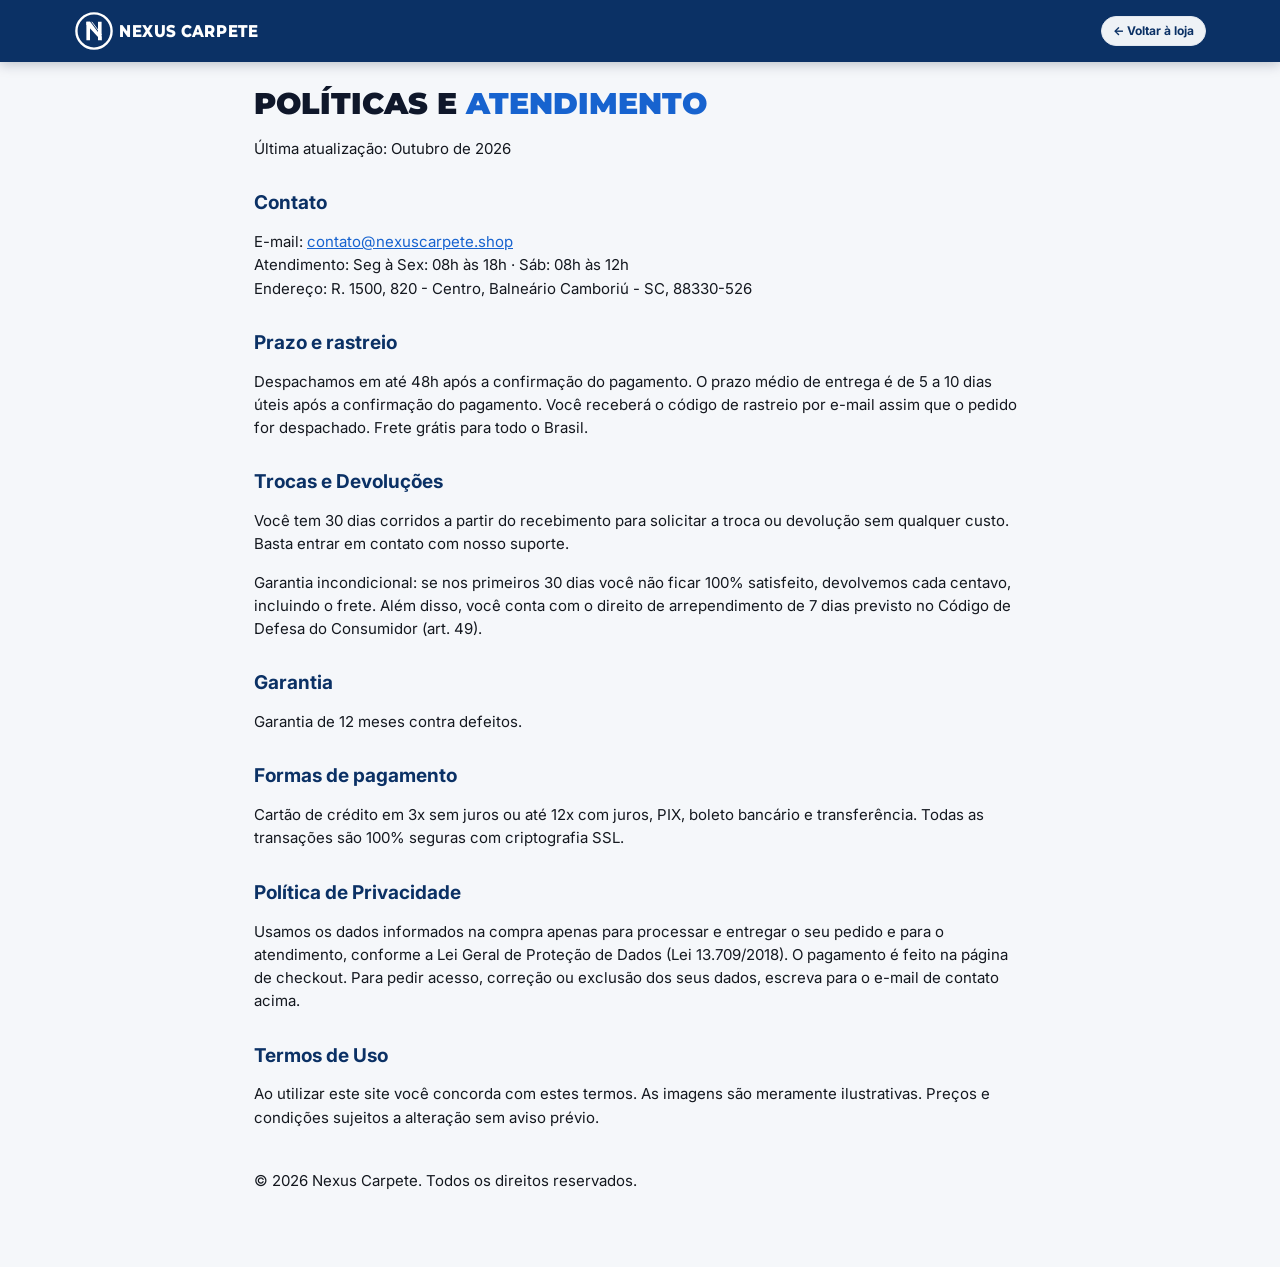
<file: politicas.html>
<!DOCTYPE html>
<html lang="pt-BR">
<head>
  <meta charset="utf-8">
  <meta name="viewport" content="width=device-width, initial-scale=1.0, maximum-scale=1.0, minimum-scale=1.0, user-scalable=no, viewport-fit=cover">
  <title>Políticas e Atendimento | Nexus Carpete</title>
  <link rel="icon" href="brand/favicon.svg" type="image/svg+xml">
  <link href="https://fonts.googleapis.com/css2?family=Inter:wght@400;600;700;800&family=Montserrat:wght@800;900&display=swap" rel="stylesheet">
  <link rel="stylesheet" href="css/styles.css?v=1.0">
  <!-- Meta Pixel Code (mesmo do site atual) -->
  <script>
  !function(f,b,e,v,n,t,s)
  {if(f.fbq)return;n=f.fbq=function(){n.callMethod?
  n.callMethod.apply(n,arguments):n.queue.push(arguments)};
  if(!f._fbq)f._fbq=n;n.push=n;n.loaded=!0;n.version='2.0';
  n.queue=[];t=b.createElement(e);t.async=!0;
  t.src=v;s=b.getElementsByTagName(e)[0];
  s.parentNode.insertBefore(t,s)}(window, document,'script',
  'https://connect.facebook.net/en_US/fbevents.js');
  fbq('set', 'autoConfig', false, '1489488393031574'); // sem eventos automáticos da Meta (evita Purchase falso em botão)
  fbq('init', '1489488393031574');
  fbq('track', 'PageView');
  </script>
  <noscript><img height="1" width="1" style="display:none"
  src="https://www.facebook.com/tr?id=1489488393031574&ev=PageView&noscript=1"
  /></noscript>
  <!-- End Meta Pixel Code -->
  <!-- UTMify (mesma tag do site atual) -->
  <script src="https://cdn.utmify.com.br/scripts/utms/latest.js" data-utmify-prevent-xcod-sck data-utmify-prevent-subids async defer></script>
</head>
<body>
  <header class="header">
    <div class="container">
      <a class="logo" href="index.html" aria-label="Voltar para a loja">
        <svg viewBox="0 0 470 100" aria-hidden="true">
          <circle cx="50" cy="50" r="44" fill="none" stroke="#fff" stroke-width="6"/>
          <path fill="#fff" d="M31 27h9v46h-9z M60 27h9v46h-9z"/>
          <path fill="#fff" d="M31 27h9.5L69 64.5V73h-1.5L31 33.5z"/>
          <path fill="none" stroke="#fff" stroke-width="2.2" d="M44.5 27 69 59.5"/>
          <text x="112" y="66" fill="#fff" textLength="348" lengthAdjust="spacingAndGlyphs" style="font-family:Montserrat,'Arial Black',Arial,sans-serif;font-weight:800;font-size:42px">NEXUS CARPETE</text>
        </svg>
      </a>
      <a href="index.html" class="pill" style="text-decoration:none;flex:none">← Voltar à loja</a>
    </div>
  </header>

  <!-- Textos montados só com as informações que o site atual da Nexus já publica.
       Revise com seu contador/advogado antes de publicar (razão social e CNPJ não constam no site atual). -->
  <main class="container legal" style="max-width:820px;padding-bottom:60px">
    <h1>Políticas e <span class="y">atendimento</span></h1>
    <p class="muted">Última atualização: Outubro de 2026</p>

    <h2 id="contato">Contato</h2>
    <p>E-mail: <a class="y" href="mailto:contato@nexuscarpete.shop">contato@nexuscarpete.shop</a><br>
      Atendimento: Seg à Sex: 08h às 18h · Sáb: 08h às 12h<br>
      Endereço: R. 1500, 820 - Centro, Balneário Camboriú - SC, 88330-526</p>

    <h2 id="rastreio">Prazo e rastreio</h2>
    <p>Despachamos em até 48h após a confirmação do pagamento. O prazo médio de entrega é de 5 a 10 dias úteis após a confirmação do pagamento. Você receberá o código de rastreio por e-mail assim que o pedido for despachado. Frete grátis para todo o Brasil.</p>

    <h2 id="trocas">Trocas e Devoluções</h2>
    <p>Você tem 30 dias corridos a partir do recebimento para solicitar a troca ou devolução sem qualquer custo. Basta entrar em contato com nosso suporte.</p>
    <p>Garantia incondicional: se nos primeiros 30 dias você não ficar 100% satisfeito, devolvemos cada centavo, incluindo o frete. Além disso, você conta com o direito de arrependimento de 7 dias previsto no Código de Defesa do Consumidor (art. 49).</p>

    <h2 id="garantia">Garantia</h2>
    <p>Garantia de 12 meses contra defeitos.</p>

    <h2 id="pagamento">Formas de pagamento</h2>
    <p>Cartão de crédito em 3x sem juros ou até 12x com juros, PIX, boleto bancário e transferência. Todas as transações são 100% seguras com criptografia SSL.</p>

    <h2 id="privacidade">Política de Privacidade</h2>
    <p>Usamos os dados informados na compra apenas para processar e entregar o seu pedido e para o atendimento, conforme a Lei Geral de Proteção de Dados (Lei 13.709/2018). O pagamento é feito na página de checkout. Para pedir acesso, correção ou exclusão dos seus dados, escreva para o e-mail de contato acima.</p>

    <h2 id="termos">Termos de Uso</h2>
    <p>Ao utilizar este site você concorda com estes termos. As imagens são meramente ilustrativas. Preços e condições sujeitos a alteração sem aviso prévio.</p>

    <p class="muted" style="margin-top:40px">© 2026 Nexus Carpete. Todos os direitos reservados.</p>
  </main>
</body>
</html>
</file>
<file: css/styles.css>
/* =====================================================================
   NEXUS CARPETE — Black Friday
   Estrutura e componentes da loja Bruttus, identidade azul e branco da Nexus.
   1. Tokens   2. Base   3. Layout   4. Componentes   5. Seções
   6. Banners  7. Rodapé / barra fixa   8. Responsivo
   ===================================================================== */

/* 1. TOKENS (cores exatas do site atual da Nexus) ------------------------ */
:root {
  --primary: #0b3165;          /* hsl(215 80% 22%) */
  --accent: #1763cf;           /* hsl(215 80% 45%) — botões */
  --accent-2: #1e5fd8;         /* destaque de títulos (carrossel bandeja) */
  --accent-hover: #0b3165;
  --navy: #061b37;             /* hsl(215 80% 12%) — fundo do hero / Black Friday */
  --navy-2: #0b2a52;
  --bg: #f5f7fa;               /* hsl(210 30% 97%) */
  --card: #ffffff;
  --surface: #f5f7fa;
  --secondary: #eef2f6;        /* hsl(210 30% 95%) */
  --border: #e1e7ef;           /* hsl(214 30% 91%) */
  --text: #14181f;             /* hsl(220 20% 10%) */
  --heading: #0f172a;
  --muted: #67717e;            /* hsl(215 10% 45%) */
  --success: #22c35d;          /* hsl(142 70% 45%) */
  --success-text: #157f3c;     /* hsl(142 72% 29%) */
  --sale: #ed2c2c;             /* hsl(0 84% 55%) — selos de desconto */
  --star: #f5a524;
  --on-dark: #ffffff;
  --on-dark-muted: #b9c6d8;

  --font-display: "Montserrat", "Arial Black", Arial, sans-serif;
  --font-body: "Inter", system-ui, -apple-system, "Segoe UI", Roboto, sans-serif;

  --radius: 14px;
  --radius-sm: 10px;
  --shadow: 0 10px 30px rgba(6, 27, 55, .14);
  --shadow-sm: 0 4px 14px rgba(15, 23, 42, .06);
  --container: 1180px;
  --gutter: 16px;
  --stripes: repeating-linear-gradient(-45deg, var(--accent) 0 14px, var(--navy) 14px 28px);
}

/* 2. BASE -------------------------------------------------------------- */
*, *::before, *::after { box-sizing: border-box; }
html { scroll-behavior: smooth; -webkit-text-size-adjust: 100%; }
body {
  margin: 0;
  background: var(--bg);
  color: var(--text);
  font-family: var(--font-body);
  font-size: 15px;
  line-height: 1.55;
}
img { max-width: 100%; height: auto; display: block; }
a { color: inherit; }
button { font: inherit; color: inherit; cursor: pointer; }
h1, h2, h3, h4 { margin: 0; line-height: 1.2; color: var(--heading); }
.y { color: var(--accent); }
.muted { color: var(--muted); }
.sr-only { position: absolute; width: 1px; height: 1px; overflow: hidden; clip: rect(0 0 0 0); white-space: nowrap; }
.icon { width: 1em; height: 1em; fill: none; stroke: currentColor; stroke-width: 2; stroke-linecap: round; stroke-linejoin: round; flex: none; }
[hidden] { display: none !important; }

/* 3. LAYOUT ------------------------------------------------------------ */
.container { width: 100%; max-width: var(--container); margin: 0 auto; padding: 0 var(--gutter); }
.card { background: var(--card); border: 1px solid var(--border); border-radius: var(--radius); padding: 20px; box-shadow: var(--shadow-sm); }
.stack > * + * { margin-top: 16px; }
.section { margin-top: 20px; }
.section-title {
  font-family: var(--font-display); font-weight: 900; text-transform: uppercase;
  font-size: clamp(22px, 6vw, 32px); text-align: center; letter-spacing: -.2px; line-height: 1.1;
  margin-bottom: 8px;
}
.section-title span { color: var(--accent); }
.section-sub { text-align: center; color: var(--muted); margin: 0 auto 20px; max-width: 560px; font-size: 14.5px; }
.eyebrow { display: table; margin: 0 auto 10px; border: 1px solid var(--border); background: var(--card); border-radius: 99px; padding: 4px 12px; font-size: 11px; font-weight: 800; letter-spacing: 1.5px; text-transform: uppercase; color: var(--muted); }

/* 4. COMPONENTES ------------------------------------------------------- */

/* Barra de contagem (topo) */
.topbar {
  background: var(--navy); color: var(--on-dark); font-weight: 800; text-transform: uppercase; text-align: center;
  padding: 7px 10px; display: flex; flex-direction: column; gap: 4px; justify-content: center; align-items: center;
  border-bottom: 3px solid var(--accent);
}
.topbar .topbar-text { font-size: clamp(10.5px, 2.9vw, 12px); letter-spacing: .4px; line-height: 1.25; }
.topbar .topbar-text b { color: #fff; background: var(--sale); padding: 0 5px; border-radius: 4px; }
.topbar .timer {
  background: var(--accent); color: #fff; padding: 4px 14px; border-radius: 7px; font-variant-numeric: tabular-nums;
  font-size: clamp(13.5px, 4vw, 15.5px); font-weight: 800; letter-spacing: 1px; white-space: nowrap;
  display: inline-flex; align-items: center; justify-content: center;
}
@media (min-width: 680px) {
  .topbar { flex-direction: row; gap: 12px; padding: 8px 16px; }
  .topbar .topbar-text { font-size: 13px; }
  .topbar .timer { font-size: 13.5px; padding: 3px 10px; }
}

/* Header */
.header { position: sticky; top: 0; z-index: 40; background: var(--primary); box-shadow: 0 2px 12px rgba(6, 27, 55, .25); }
.header .container { display: flex; align-items: center; justify-content: space-between; gap: 8px; height: 62px; }
.logo { display: inline-flex; align-items: center; text-decoration: none; min-width: 0; }
.logo svg { height: 34px; width: auto; max-width: 100%; }
.header-actions { display: flex; gap: 6px; align-items: center; flex: none; }
.icon-btn { background: none; border: 0; width: 42px; height: 42px; border-radius: 10px; display: grid; place-items: center; font-size: 22px; position: relative; flex: none; }
.header .icon-btn { color: #fff; }
.icon-btn:hover { background: rgba(255, 255, 255, .1); }
.nav-desktop { display: none; gap: 26px; font-weight: 600; font-size: 14px; }
.nav-desktop a { text-decoration: none; color: var(--on-dark-muted); }
.nav-desktop a:hover { color: #fff; }

/* Menu lateral */
.drawer { position: fixed; inset: 0; z-index: 60; visibility: hidden; touch-action: none; }
.drawer.open { visibility: visible; }
.drawer-backdrop { position: absolute; inset: 0; background: rgba(6, 27, 55, .6); opacity: 0; transition: opacity .25s; touch-action: none; }
.drawer.open .drawer-backdrop { opacity: 1; }
.drawer-panel { position: absolute; top: 0; right: 0; height: 100%; width: min(340px, 86vw); background: var(--card); border-left: 1px solid var(--border); transform: translateX(100%); transition: transform .25s; padding: 20px; overflow-y: auto; -webkit-overflow-scrolling: touch; overscroll-behavior: contain; touch-action: pan-y; }
.drawer.open .drawer-panel { transform: none; }
.drawer-panel nav a { display: block; padding: 13px 4px; border-bottom: 1px solid var(--border); text-decoration: none; font-weight: 600; }
.drawer-panel nav a:hover { color: var(--accent); }
.drawer-panel h4 { margin: 24px 0 6px; font-size: 12px; letter-spacing: 1.5px; text-transform: uppercase; color: var(--muted); }

/* Breadcrumb */
.breadcrumb { font-size: 12.5px; color: var(--muted); padding: 14px 0 10px; }
.breadcrumb a { text-decoration: none; }
.breadcrumb a:hover { color: var(--accent); }

/* Galeria */
.gallery { padding: 12px; }
.gallery-main { position: relative; border-radius: var(--radius-sm); overflow: hidden; background: #fff; }
.gallery-track { display: flex; overflow-x: auto; scroll-snap-type: x mandatory; scrollbar-width: none; }
.gallery-track::-webkit-scrollbar { display: none; }
.gallery-track img { flex: 0 0 100%; width: 100%; aspect-ratio: 1; object-fit: cover; scroll-snap-align: center; cursor: zoom-in; }
.gallery-arrow { position: absolute; top: 50%; transform: translateY(-50%); width: 40px; height: 40px; border-radius: 99px; border: 0; background: rgba(6, 27, 55, .78); color: #fff; font-size: 20px; display: grid; place-items: center; }
.gallery-arrow.prev { left: 10px; } .gallery-arrow.next { right: 10px; }
.gallery-counter { position: absolute; bottom: 10px; right: 10px; background: rgba(6, 27, 55, .82); color: #fff; font-size: 12px; font-weight: 700; padding: 3px 9px; border-radius: 99px; }
.gallery-thumbs { display: flex; gap: 8px; margin-top: 10px; overflow-x: auto; scrollbar-width: none; }
.gallery-thumbs::-webkit-scrollbar { display: none; }
.gallery-thumbs button { flex: 0 0 64px; height: 64px; padding: 0; border: 2px solid transparent; border-radius: 10px; overflow: hidden; background: #fff; opacity: .6; }
.gallery-thumbs button.active { border-color: var(--accent); opacity: 1; }
.gallery-thumbs img { width: 100%; height: 100%; object-fit: cover; }
.gallery-hint { display: flex; justify-content: center; align-items: center; gap: 6px; font-size: 12px; color: var(--muted); margin-top: 8px; }

/* Lightbox */
.lightbox { position: fixed; inset: 0; z-index: 1000; background: rgba(6, 27, 55, .94); display: none; align-items: center; justify-content: center; padding: 20px; touch-action: none; }
.lightbox.open { display: flex; }
.lightbox img { max-width: 94vw; max-height: 86vh; object-fit: contain; border-radius: 10px; background: #fff; }
.lightbox .gallery-arrow { position: absolute; top: 50%; transform: translateY(-50%); z-index: 2; }
.lightbox .gallery-arrow.prev { left: 12px; }
.lightbox .gallery-arrow.next { right: 12px; }
.lightbox .lb-close { position: absolute; top: 14px; right: 14px; z-index: 2; background: #fff; color: var(--primary); }
.lightbox .lb-counter { left: 50%; right: auto; bottom: 18px; transform: translateX(-50%); }

/* Caixa de compra */
.buybox h1 { font-size: clamp(19px, 5vw, 25px); font-weight: 800; margin-top: 10px; line-height: 1.22; letter-spacing: -.2px; }
.pills { display: flex; gap: 8px; flex-wrap: wrap; }
.pill { display: inline-flex; align-items: center; gap: 6px; font-size: 12px; font-weight: 700; padding: 5px 11px; border-radius: 99px; background: var(--secondary); border: 1px solid var(--border); color: var(--primary); }
.pill .icon { font-size: 14px; }
.pill.blue { background: var(--accent); border-color: var(--accent); color: #fff; }
.pill.bf { background: var(--navy); border-color: var(--navy); color: #fff; font-weight: 800; letter-spacing: .3px; }
.pill.bf b { color: #fff; background: var(--sale); border-radius: 4px; padding: 0 4px; }
.rating-line { display: flex; align-items: center; flex-wrap: wrap; gap: 6px 8px; margin-top: 10px; font-size: 13.5px; color: var(--muted); }
.rating-line b { color: var(--text); }
.stars { color: var(--star); letter-spacing: 1px; }
.sold-by { font-size: 13px; color: var(--muted); margin: 4px 0 0; }
.mini-trust { display: flex; flex-wrap: wrap; gap: 6px 14px; margin-top: 12px; font-size: 12.5px; font-weight: 600; color: var(--muted); }
.mini-trust span { display: inline-flex; align-items: center; gap: 5px; }
.mini-trust .icon { color: var(--success-text); }

.subhead { font-family: var(--font-display); font-weight: 900; text-transform: uppercase; text-align: center; font-size: 20px; margin: 24px 0 12px; letter-spacing: -.2px; }
.subhead span { color: var(--accent); }
.offers { display: grid; gap: 12px; }
.offer {
  position: relative; text-align: left; display: grid; grid-template-columns: auto 64px minmax(0, 1fr); grid-template-areas: "r i m" "r i p" "f f f"; gap: 4px 12px; align-items: center;
  background: var(--card); border: 2px solid var(--border); border-radius: 12px; padding: 14px 12px; transition: border-color .15s, background .15s;
}
.offer:hover { border-color: #b7c6dc; }
.offer.selected { border-color: var(--accent); background: rgba(23, 99, 207, .05); box-shadow: 0 0 0 3px rgba(23, 99, 207, .12); }
.offer .radio { width: 20px; height: 20px; border-radius: 99px; border: 2px solid #b0bccb; display: grid; place-items: center; }
.offer.selected .radio { border-color: var(--accent); }
.offer.selected .radio::after { content: ""; width: 10px; height: 10px; border-radius: 99px; background: var(--accent); }
.offer .o-img { width: 64px; height: 64px; border-radius: 8px; object-fit: cover; background: #fff; border: 1px solid var(--border); }
.offer strong { display: block; font-size: 14.5px; line-height: 1.25; color: var(--heading); }
.offer small { color: var(--muted); font-size: 12px; line-height: 1.35; display: block; }
.offer .o-off { font-style: normal; font-size: 11px; font-weight: 800; background: var(--sale); color: #fff; border-radius: 5px; padding: 1px 6px; margin-left: 4px; vertical-align: 1px; white-space: nowrap; }
.offer .o-save { color: var(--success-text); font-weight: 700; margin-top: 2px; }
.offer .radio { grid-area: r; }
.offer .o-img { grid-area: i; }
.offer .o-main { grid-area: m; min-width: 0; }
.offer .o-price { grid-area: p; display: flex; flex-wrap: wrap; align-items: baseline; gap: 2px 8px; font-weight: 800; font-size: 18px; color: var(--heading); }
.offer .o-price s { display: inline; color: var(--muted); font-weight: 500; font-size: 12px; }
.offer .o-unit { display: inline; color: var(--muted); font-size: 11px; font-weight: 600; }
.offer .o-badge { position: absolute; top: -10px; right: 12px; background: var(--accent); color: #fff; font-size: 10.5px; font-weight: 800; text-transform: uppercase; letter-spacing: .5px; padding: 2px 8px; border-radius: 6px; }
.offer .o-feats { grid-area: f; list-style: none; margin: 8px 0 0; padding: 8px 0 0; border-top: 1px dashed var(--border); display: flex; flex-wrap: wrap; gap: 4px 10px; font-size: 11.5px; color: var(--text); }
.offer .o-feats li::before { content: "✓ "; color: var(--success-text); font-weight: 800; }

.price-block { margin-top: 20px; padding-top: 18px; border-top: 1px solid var(--border); }
.price-old { color: var(--muted); font-size: 14px; }
.price-old s { color: var(--muted); }
.price-row { display: flex; align-items: center; gap: 10px; flex-wrap: wrap; }
.price-now { font-family: var(--font-display); font-weight: 900; font-size: clamp(36px, 10vw, 48px); color: var(--primary); line-height: 1; letter-spacing: -1px; }
.price-off { background: var(--sale); color: #fff; font-family: var(--font-display); font-weight: 900; font-size: 18px; padding: 2px 10px; border-radius: 6px; transform: rotate(-3deg); }
.save-line { display: inline-flex; align-items: center; gap: 8px; margin-top: 10px; background: rgba(34, 195, 93, .1); border: 1px solid rgba(34, 195, 93, .35); color: var(--success-text); border-radius: 8px; padding: 6px 10px; font-size: 13.5px; }
.price-inst { color: var(--muted); font-size: 14px; margin-top: 8px; }
.price-inst b { color: var(--text); }
.price-pix { display: flex; align-items: center; gap: 6px; font-size: 13.5px; margin-top: 2px; color: var(--muted); }
.price-pix .icon { color: #32bcad; font-size: 16px; }

.ship-box { margin-top: 14px; display: flex; gap: 12px; align-items: center; background: var(--surface); border: 1px solid var(--border); border-radius: 12px; padding: 12px 14px; font-size: 13.5px; }
.ship-box .icon { font-size: 26px; color: var(--accent); }
.ship-box b { display: block; color: var(--heading); }
.ship-box span { color: var(--muted); }

.checks { list-style: none; padding: 0; margin: 16px 0 0; display: grid; gap: 9px; font-size: 14px; }
.checks li { display: flex; gap: 10px; align-items: flex-start; }
.checks .icon { color: var(--success-text); font-size: 18px; margin-top: 2px; }

.btn-buy {
  position: relative; overflow: hidden; display: flex; align-items: center; justify-content: center; gap: 10px; width: 100%;
  margin-top: 18px; padding: 16px 18px; border: 0; border-radius: 12px; background: var(--accent); color: #fff;
  font-family: var(--font-display); font-weight: 900; font-size: 19px; letter-spacing: .5px; text-transform: uppercase; text-decoration: none; text-align: center;
  transition: background .15s, transform .15s, box-shadow .2s;
}
.btn-buy::after { content: ""; position: absolute; top: 0; left: -60%; width: 40%; height: 100%; background: linear-gradient(100deg, transparent, rgba(255, 255, 255, .4), transparent); transform: skewX(-20deg); animation: shine 3.8s ease-in-out infinite; }
@keyframes shine { 0%, 70% { left: -60%; } 100% { left: 130%; } }
.btn-buy:hover { background: var(--accent-hover); transform: translateY(-1px); box-shadow: 0 10px 26px rgba(23, 99, 207, .3); }
.btn-buy:active { transform: none; }
.btn-buy .icon { transition: transform .15s; }
.btn-buy:hover .icon { transform: translateX(3px); }
.btn-buy[aria-disabled="true"] { background: #9fb3cf; cursor: not-allowed; }
.btn-buy[aria-disabled="true"]::after { display: none; }
.btn-buy:focus-visible, .btn-more:focus-visible, .secure-btn:focus-visible { outline: 3px solid var(--navy); outline-offset: 3px; }
.btn-buy.attention { animation: attention 1.6s ease .5s 2; }
@keyframes attention { 0%, 100% { box-shadow: 0 0 0 0 rgba(23, 99, 207, 0); } 40% { box-shadow: 0 0 0 8px rgba(23, 99, 207, .3); } }
.secure-line { display: flex; justify-content: center; align-items: center; gap: 6px; font-size: 12.5px; color: var(--muted); margin-top: 14px; text-align: center; }
.pay-flags { display: flex; justify-content: center; gap: 6px; flex-wrap: wrap; margin-top: 10px; }
.pay-flags span { font-size: 10.5px; font-weight: 800; letter-spacing: .5px; padding: 5px 8px; border-radius: 6px; background: #fff; color: var(--primary); border: 1px solid var(--border); }

/* 5. SEÇÕES ------------------------------------------------------------ */
.desc-text { max-width: 760px; margin: 0 auto; text-align: center; color: var(--text); }
.desc-text h2 { font-family: var(--font-display); font-weight: 900; text-transform: uppercase; font-size: clamp(24px, 6.5vw, 38px); margin: 6px 0 12px; line-height: 1.05; }
.desc-text h2 span { color: var(--accent); }
.desc-text p { color: var(--muted); }
.desc-img { border-radius: 12px; margin: 24px auto; width: 100%; max-width: 760px; }

.specs { width: 100%; border-collapse: collapse; font-size: 14px; }
.specs th, .specs td { text-align: left; padding: 11px 12px; border-bottom: 1px solid var(--border); vertical-align: top; }
.specs th { color: var(--muted); font-weight: 700; width: 38%; font-size: 12px; text-transform: uppercase; letter-spacing: .6px; }
.specs td { font-weight: 600; }
.spec-card { border: 1px solid var(--border); border-radius: 14px; overflow: hidden; max-width: 760px; margin: 0 auto; }
.spec-card-head { background: var(--navy); color: #fff; padding: 12px 16px; display: flex; justify-content: space-between; align-items: center; gap: 10px; font-weight: 800; font-size: 12px; letter-spacing: 1.2px; text-transform: uppercase; }
.spec-card-head b { color: #fff; }
.spec-card-foot { padding: 10px 16px; font-size: 11px; font-weight: 700; letter-spacing: 1px; text-transform: uppercase; color: var(--success-text); background: var(--surface); }
.box-list { list-style: none; padding: 0; margin: 0; display: grid; gap: 10px; }
.box-group { background: var(--surface); border: 1px solid var(--border); border-radius: 12px; padding: 12px; }
.box-group.on { border-color: var(--accent); background: rgba(23, 99, 207, .05); }
.box-group h4 { font-size: 14px; display: flex; align-items: center; gap: 8px; }
.box-group h4 small { margin-left: auto; font-size: 11px; color: var(--accent); font-weight: 800; text-transform: uppercase; }
.box-group ul { list-style: none; padding: 0; margin: 8px 0 0; display: grid; gap: 6px; }
.box-group li { display: flex; gap: 8px; align-items: center; font-size: 13.5px; }
.box-group .icon { color: var(--accent); }

.compare { width: 100%; border-collapse: separate; border-spacing: 0; font-size: 13px; }
.compare th, .compare td { padding: 11px 6px; text-align: center; border-bottom: 1px solid var(--border); }
.compare th:first-child, .compare td:first-child { text-align: left; color: var(--text); }
.compare thead th { font-size: 11.5px; text-transform: uppercase; letter-spacing: .5px; color: var(--muted); }
.compare .us { background: rgba(23, 99, 207, .07); font-weight: 800; }
.compare thead .us { background: var(--accent); color: #fff; border-radius: 10px 10px 0 0; }
.compare .yes { color: var(--success-text); font-weight: 800; } .compare .no { color: var(--sale); font-weight: 800; }
.table-scroll { overflow-x: auto; max-width: 760px; margin: 0 auto; }

/* Avaliações */
.rating-summary { display: grid; gap: 18px; align-items: center; background: var(--surface); border: 1px solid var(--border); border-radius: 16px; padding: 22px 18px; }
.rating-big { text-align: center; }
.rating-big .num { font-family: var(--font-display); font-weight: 900; font-size: clamp(52px, 12vw, 64px); color: var(--primary); line-height: 1; }
.rating-big .stars { letter-spacing: 3px; font-size: 19px; margin-top: 2px; }
.verified-pill { display: inline-flex; align-items: center; gap: 6px; margin-top: 10px; font-size: 12.5px; font-weight: 700; color: var(--success-text); background: rgba(34, 195, 93, .1); border: 1px solid rgba(34, 195, 93, .35); border-radius: 99px; padding: 4px 12px; }
.rating-bars { display: grid; gap: 4px; font-size: 13px; }
.rating-bars .bars-label { font-size: 12px; color: var(--muted); margin: 0 0 4px 6px; }
.rating-bars .row { display: grid; grid-template-columns: 26px 1fr 30px; gap: 8px; align-items: center; width: 100%; background: none; border: 0; padding: 4px 6px; border-radius: 8px; font-size: 13px; text-align: left; color: var(--text); transition: background .15s; }
.rating-bars .row:hover, .rating-bars .row.active { background: var(--secondary); }
.rating-bars .bar { height: 9px; border-radius: 99px; background: var(--border); overflow: hidden; }
.rating-bars .bar i { display: block; height: 100%; border-radius: 99px; background: var(--star); }
.reviews { display: grid; gap: 14px; margin-top: 18px; }
.review { display: flex; flex-direction: column; background: var(--card); border: 1px solid var(--border); border-radius: 14px; padding: 16px; box-shadow: var(--shadow-sm); }
.review.mine { border-color: var(--accent); background: rgba(23, 99, 207, .04); }
.review-head { display: grid; grid-template-columns: 42px minmax(0, 1fr) auto; gap: 12px; align-items: center; }
.avatar { width: 42px; height: 42px; border-radius: 99px; background: var(--accent); color: #fff; display: grid; place-items: center; font-weight: 800; font-size: 15px; overflow: hidden; flex: none; }
.avatar img { width: 100%; height: 100%; object-fit: cover; }
.review-head b { display: block; font-size: 14.5px; font-weight: 700; color: var(--heading); line-height: 1.25; }
.review-head small { display: block; font-size: 12px; color: var(--muted); margin-top: 2px; }
.review .tag { display: inline-flex; align-items: center; gap: 5px; font-size: 11px; font-weight: 700; border-radius: 99px; padding: 4px 9px; white-space: nowrap; color: var(--muted); border: 1px solid var(--border); }
.review .tag.ok { color: var(--success-text); background: rgba(34, 195, 93, .1); border-color: rgba(34, 195, 93, .35); }
.review .tag .icon { font-size: 13px; }
.review .stars { margin-top: 8px; letter-spacing: 2.5px; font-size: 15px; }
.review p { margin: 8px 0 0; font-size: 14px; line-height: 1.55; color: var(--text); }
.review-foot { display: flex; justify-content: space-between; align-items: center; gap: 8px; margin-top: auto; padding-top: 14px; border-top: 1px solid var(--border); }
.chip { font-size: 11.5px; font-weight: 600; background: var(--secondary); border: 1px solid var(--border); border-radius: 6px; padding: 3px 8px; color: var(--primary); }
@media (max-width: 420px) {
  .review-head { grid-template-columns: 38px minmax(0, 1fr); row-gap: 8px; }
  .review-head .avatar { width: 38px; height: 38px; font-size: 14px; }
  .review .tag { grid-column: 1 / -1; justify-self: start; }
}

/* FAQ */
.faq details { border-bottom: 1px solid var(--border); }
.faq summary { list-style: none; cursor: pointer; padding: 16px 30px 16px 0; font-weight: 700; position: relative; color: var(--heading); }
.faq summary::-webkit-details-marker { display: none; }
.faq summary::after { content: "+"; position: absolute; right: 4px; top: 12px; font-size: 22px; color: var(--accent); transition: transform .2s; }
.faq details[open] summary::after { transform: rotate(45deg); }
.faq details p { margin: 0 0 16px; color: var(--muted); font-size: 14px; }

/* Selos */
.trust { display: grid; grid-template-columns: repeat(2, minmax(0, 1fr)); gap: 12px; padding: 32px 0; }
.trust div { text-align: center; padding: 16px 8px; background: var(--card); border: 1px solid var(--border); border-radius: 12px; }
.trust .icon { font-size: 32px; color: var(--accent); margin: 0 auto 8px; display: block; }
.trust h3 { font-size: 14px; color: var(--primary); }
.trust p { margin: 4px 0 0; font-size: 12.5px; color: var(--muted); }

/* 6. BANNERS (componentes reutilizados em banners.html) ----------------- */
.bnr { position: relative; overflow: hidden; border-radius: var(--radius); background: var(--navy); color: var(--on-dark); isolation: isolate; }
.bnr h2, .bnr h3 { color: inherit; }
.bf-tag { display: inline-block; background: var(--navy); color: #fff; border: 2px solid var(--accent); font-family: var(--font-display); font-weight: 900; font-size: 14px; letter-spacing: 3px; padding: 4px 12px; transform: skewX(-8deg); }
.bf-tag.light { background: var(--accent); border-color: var(--accent); }

/* Banner hero Black Friday */
.bnr-hero { display: grid; min-height: 440px; }
.bnr-hero .bnr-photo { position: absolute; inset: 0; z-index: -2; }
.bnr-hero .bnr-photo img { width: 100%; height: 100%; object-fit: cover; object-position: 50% 30%; }
.bnr-hero::before { content: ""; position: absolute; inset: 0; z-index: -1; background: linear-gradient(180deg, rgba(6, 27, 55, .15) 0%, rgba(6, 27, 55, .55) 40%, rgba(6, 27, 55, .97) 74%); }
.bnr-hero .bnr-content { align-self: end; padding: 22px; }
.bnr-hero h2 { font-family: var(--font-display); text-transform: uppercase; font-weight: 900; font-size: clamp(27px, 8.4vw, 58px); line-height: .98; margin-top: 12px; letter-spacing: -.5px; }
.bnr-hero h2 span { display: table; color: #fff; background: var(--accent); padding: 2px 10px 4px; margin-top: 6px; }
.bnr-hero p { margin: 10px 0 0; color: var(--on-dark-muted); font-size: 15px; max-width: 420px; }
.bnr-off { position: absolute; top: 16px; right: 16px; width: 104px; height: 104px; border-radius: 99px; background: var(--sale); color: #fff; display: grid; place-items: center; text-align: center; transform: rotate(10deg); box-shadow: 0 10px 30px rgba(0, 0, 0, .35); border: 3px solid #fff; }
.bnr-off small:first-child { display: block; font-weight: 800; font-size: 10px; letter-spacing: 1px; }
.bnr-off b { font-family: var(--font-display); font-weight: 900; font-size: 34px; line-height: .9; display: block; }
.bnr-off small { font-weight: 800; font-size: 11px; letter-spacing: 1px; }

/* Faixa de especificações */
.bnr-specs { display: grid; grid-template-columns: repeat(5, minmax(0, 1fr)); background: var(--accent); color: #fff; border-radius: var(--radius); }
.bnr-specs div { text-align: center; padding: 14px 2px; border-right: 1px solid rgba(255, 255, 255, .22); min-width: 0; }
.bnr-specs div:last-child { border-right: 0; }
.bnr-specs b { font-family: var(--font-display); font-weight: 900; font-size: clamp(12.5px, 4.1vw, 28px); display: block; line-height: 1.05; white-space: nowrap; }
.bnr-specs small { font-size: clamp(8.5px, 2.3vw, 11.5px); font-weight: 700; text-transform: uppercase; letter-spacing: .3px; opacity: .9; }

/* Banner "por que é diferente" (benefícios com foto) */
.bnr-why { padding: 26px 16px; background: radial-gradient(120% 80% at 100% 0%, rgba(23, 99, 207, .45), transparent 60%), var(--navy); }
.bnr-why h2 { font-family: var(--font-display); text-transform: uppercase; font-weight: 900; font-size: clamp(22px, 6.4vw, 36px); text-align: center; line-height: 1.08; }
.bnr-why h2 span { color: #fff; background: var(--accent); padding: 0 8px; display: inline-block; margin-top: 4px; }
.why-grid { display: grid; gap: 14px; margin-top: 22px; }
.why-item { background: rgba(255, 255, 255, .05); border: 1px solid rgba(255, 255, 255, .12); border-radius: 12px; overflow: hidden; }
.why-item img { width: 100%; aspect-ratio: 1280 / 715; object-fit: cover; }
.why-item > div { padding: 14px; }
.why-item h3 { display: flex; align-items: center; gap: 8px; font-size: 16px; }
.why-item h3 .icon { color: #fff; background: var(--accent); border-radius: 8px; padding: 5px; font-size: 26px; }
.why-item p { margin: 6px 0 0; color: var(--on-dark-muted); font-size: 13.5px; }
.why-item ul { list-style: none; margin: 10px 0 0; padding: 0; display: grid; gap: 4px; font-size: 13px; font-weight: 600; }
.why-item li::before { content: "✓ "; color: var(--success); font-weight: 800; }

/* Banner kit */
.bnr-kit { display: grid; background: var(--card); color: var(--text); border: 1px solid var(--border); }
.bnr-kit h2 { color: var(--heading); }
.bnr-kit .kit-photo { background: #fff; display: grid; place-items: center; }
.bnr-kit .kit-photo img { width: 100%; max-width: 460px; aspect-ratio: 1; object-fit: cover; }
.bnr-kit .kit-body { padding: 22px; }
.bnr-kit h2 { font-family: var(--font-display); text-transform: uppercase; font-weight: 900; font-size: clamp(24px, 7vw, 38px); line-height: 1.02; margin-top: 12px; }
.bnr-kit h2 span { color: var(--accent); }
.kit-chips { display: flex; flex-wrap: wrap; gap: 8px; margin-top: 14px; }
.kit-chips span { background: var(--secondary); border: 1px solid var(--border); border-radius: 99px; padding: 6px 12px; font-size: 13px; font-weight: 600; color: var(--primary); }
.kit-chips span::before { content: "✓ "; color: var(--success-text); font-weight: 800; }

/* Banner "para quem é" */
.bnr-who { padding: 26px 18px; background: var(--accent); color: #fff; }
.bnr-who h2 { font-family: var(--font-display); text-transform: uppercase; font-weight: 900; font-size: clamp(22px, 6.4vw, 36px); text-align: center; line-height: 1.08; }
.who-grid { display: grid; grid-template-columns: repeat(2, minmax(0, 1fr)); gap: 10px; margin-top: 18px; }
.who-grid div { background: var(--navy); color: #fff; border-radius: 12px; padding: 16px 10px; text-align: center; font-weight: 700; font-size: 13px; }
.who-grid .icon { font-size: 30px; color: #fff; margin: 0 auto 8px; display: block; }
.bnr-who p { text-align: center; margin: 16px auto 0; max-width: 560px; font-weight: 600; font-size: 14px; }

/* Banner entrega segura / confiança */
.bnr-trust { padding: 0; background: var(--card); color: var(--text); border: 1px solid var(--border); }
.trust-top { display: flex; flex-wrap: wrap; gap: 8px; justify-content: center; padding: 18px 14px 0; }
.trust-top span { display: inline-flex; gap: 8px; align-items: center; border: 1px solid var(--border); background: var(--surface); border-radius: 10px; padding: 8px 12px; font-size: 12.5px; font-weight: 700; color: var(--primary); }
.trust-top .icon { color: var(--accent); font-size: 18px; }
.trust-hero { margin: 18px 14px 0; border-radius: 12px; padding: 22px 18px; background: linear-gradient(160deg, var(--navy-2), var(--navy)); color: #fff; position: relative; overflow: hidden; }
.trust-hero::after { content: ""; position: absolute; right: -40px; top: -40px; width: 180px; height: 180px; border-radius: 99px; background: radial-gradient(circle, rgba(23, 99, 207, .6), transparent 70%); }
.trust-hero h2 { font-family: var(--font-display); text-transform: uppercase; font-weight: 900; font-size: clamp(26px, 8vw, 40px); line-height: 1; color: #fff; }
.trust-hero h2 span { color: #fff; background: var(--accent); padding: 0 6px; }
.trust-steps { list-style: none; margin: 18px 0 0; padding: 0; display: grid; position: relative; z-index: 1; }
.trust-steps li { display: flex; gap: 14px; padding: 14px 0; border-top: 1px solid rgba(255, 255, 255, .14); }
.trust-steps .icon { font-size: 28px; color: #fff; }
.trust-steps b { display: block; }
.trust-steps span { color: var(--on-dark-muted); font-size: 13.5px; }
.trust-list { display: grid; padding: 8px 16px 20px; }
.trust-list div { display: flex; gap: 14px; align-items: center; padding: 14px 4px; border-bottom: 1px solid var(--border); }
.trust-list div:last-child { border-bottom: 0; }
.trust-list .icon { font-size: 30px; color: var(--accent); }
.trust-list b { display: block; text-transform: uppercase; font-size: 13.5px; letter-spacing: .4px; color: var(--heading); }
.trust-list span { color: var(--muted); font-size: 13px; }
.trust-heading { text-align: center; font-family: var(--font-display); font-weight: 900; text-transform: uppercase; font-size: 24px; margin-top: 24px; }
.trust-heading em { font-style: normal; background: var(--accent); color: #fff; padding: 0 8px; }

/* Selo garantia */
.bnr-guarantee { display: flex; gap: 18px; align-items: center; padding: 22px; background: var(--card); color: var(--text); border: 2px dashed var(--accent); }
.seal { flex: none; width: 104px; height: 104px; border-radius: 99px; background: var(--accent); color: #fff; display: grid; place-items: center; text-align: center; box-shadow: 0 0 0 6px #fff, 0 0 0 8px var(--accent); }
.seal b { font-family: var(--font-display); font-weight: 900; font-size: 32px; line-height: .9; display: block; }
.seal small { font-weight: 800; font-size: 10px; letter-spacing: 1px; text-transform: uppercase; }
.bnr-guarantee h3 { font-family: var(--font-display); text-transform: uppercase; font-weight: 900; font-size: 20px; color: var(--heading); line-height: 1.15; }
.bnr-guarantee .eyebrow-txt { display: block; font-size: 11px; font-weight: 800; letter-spacing: 1.5px; color: var(--accent); margin-bottom: 4px; }
.bnr-guarantee p { margin: 6px 0 0; color: var(--muted); font-size: 14px; }

/* Contagem regressiva (banner) */
.countdown { display: flex; gap: 8px; margin-top: 14px; }
.countdown div { flex: 1 1 0; min-width: 0; max-width: 72px; background: #fff; color: var(--navy); border-radius: 8px; padding: 6px 4px; text-align: center; }
.countdown b { font-family: var(--font-display); font-weight: 900; font-size: 24px; line-height: 1; display: block; font-variant-numeric: tabular-nums; }
.countdown small { font-size: 10px; font-weight: 800; text-transform: uppercase; }

/* 7. RODAPÉ / BARRA FIXA ----------------------------------------------- */
.footer { background: var(--navy); color: var(--on-dark-muted); border-top: 4px solid var(--accent); padding: 40px 0 110px; margin-top: 20px; font-size: 14px; }
.footer-grid { display: grid; gap: 28px; }
.footer h3 { font-size: 12.5px; letter-spacing: 1.5px; text-transform: uppercase; margin-bottom: 14px; color: #fff; }
.footer ul { list-style: none; padding: 0; margin: 0; display: grid; gap: 8px; }
.footer a { color: var(--on-dark-muted); text-decoration: none; }
.footer a:hover { color: #fff; }
.footer p { color: var(--on-dark-muted); margin: 0 0 6px; }
.footer .f-sec { display: flex; gap: 10px; align-items: flex-start; margin-bottom: 10px; }
.footer .f-sec .icon { color: var(--success); font-size: 18px; margin-top: 2px; }
.footer .f-sec b { color: #fff; display: block; font-size: 13.5px; }
.footer .f-sec span { font-size: 12.5px; }
.footer .pay-flags { justify-content: flex-start; }
.footer-legal { border-top: 1px solid rgba(255, 255, 255, .12); margin-top: 28px; padding-top: 20px; font-size: 12px; text-align: center; }
.footer-legal p { color: #8a9ab0; }
.footer-links { display: flex; flex-wrap: wrap; justify-content: center; gap: 4px 12px; margin-bottom: 12px; }

.sticky-buy { position: fixed; left: 0; right: 0; bottom: 0; z-index: 50; background: rgba(255, 255, 255, .97); backdrop-filter: blur(8px); border-top: 1px solid var(--border); box-shadow: 0 -6px 20px rgba(6, 27, 55, .12); padding: 10px var(--gutter) calc(10px + env(safe-area-inset-bottom)); display: flex; gap: 10px; align-items: center; transform: translateY(110%); transition: transform .25s; }
.sticky-buy.show { transform: none; }
.sticky-buy img { width: 44px; height: 44px; border-radius: 8px; object-fit: cover; background: #fff; border: 1px solid var(--border); flex: none; }
.sticky-buy .sb-info { flex: 1; min-width: 0; line-height: 1.2; }
.sticky-buy .sb-info b { display: block; font-size: 13px; white-space: nowrap; overflow: hidden; text-overflow: ellipsis; color: var(--heading); }
.sticky-buy .sb-info span { color: var(--primary); font-weight: 800; font-size: 14px; }
.sticky-buy .sb-info small { display: block; color: var(--muted); font-size: 10.5px; white-space: nowrap; overflow: hidden; text-overflow: ellipsis; }
.sticky-buy .btn-buy { width: auto; margin: 0; padding: 12px 14px; font-size: 13px; flex: none; }

/* Página de políticas */
.legal h1 { font-family: var(--font-display); text-transform: uppercase; font-weight: 900; font-size: 30px; margin: 24px 0 8px; }
.legal h2 { font-size: 19px; margin: 32px 0 10px; color: var(--primary); scroll-margin-top: 90px; }
.legal p, .legal li { color: var(--text); }

/* 8. RESPONSIVO -------------------------------------------------------- */
@media (min-width: 600px) {
  .why-grid { grid-template-columns: repeat(2, minmax(0, 1fr)); }
  .who-grid { grid-template-columns: repeat(4, minmax(0, 1fr)); }
  .trust { grid-template-columns: repeat(4, minmax(0, 1fr)); }
  .rating-summary { grid-template-columns: 200px minmax(0, 1fr); }
  .reviews { grid-template-columns: repeat(2, minmax(0, 1fr)); }
  .box-list { grid-template-columns: repeat(2, minmax(0, 1fr)); }
}
@media (min-width: 900px) {
  :root { --gutter: 24px; }
  .nav-desktop { display: flex; }
  .menu-btn { display: none; }
  .logo svg { height: 40px; }
  .product-top { display: grid; grid-template-columns: minmax(0, 1.05fr) minmax(0, 1fr); gap: 20px; align-items: start; }
  .product-top .gallery { position: sticky; top: 84px; }
  .card { padding: 28px; }
  .bnr-hero { min-height: 480px; grid-template-columns: minmax(0, 1fr) minmax(0, 1fr); }
  .bnr-hero::before { background: linear-gradient(90deg, rgba(6, 27, 55, .98) 0%, rgba(6, 27, 55, .85) 42%, rgba(6, 27, 55, .1) 75%); }
  .bnr-hero .bnr-content { align-self: center; padding: 40px; }
  .bnr-off { width: 130px; height: 130px; top: 26px; right: 26px; }
  .bnr-off b { font-size: 44px; }
  .bnr-kit { grid-template-columns: minmax(0, 1fr) minmax(0, 1fr); align-items: center; }
  .bnr-kit .kit-body { padding: 36px; }
  .why-grid { grid-template-columns: repeat(4, minmax(0, 1fr)); }
  .footer-grid { grid-template-columns: 1.4fr 1fr 1fr 1fr; }
  .sticky-buy { display: none; }
  .footer { padding-bottom: 40px; }
  .trust-wrap { display: grid; grid-template-columns: minmax(0, 1fr) minmax(0, 1fr); align-items: start; }
}
@media (min-width: 600px) and (max-width: 899px) { .footer-grid { grid-template-columns: repeat(2, minmax(0, 1fr)); } }
@media (prefers-reduced-motion: reduce) {
  * { animation: none !important; transition: none !important; scroll-behavior: auto !important; }
}
</file>
<file: css/v2.css>
/* =====================================================================
   NEXUS v2 — componentes (mesmos da Bruttus, cores Nexus)
   botão compra segura · seletor de veículo · CEP · seleção · avaliações ·
   vídeos · GIFs na copy · antes/depois · modais · aviso de compra ·
   ajustes de celular (sem zoom e sem rolagem lateral)
   (usa os tokens de styles.css)
   ===================================================================== */

/* Botão "Compra segura" */
.secure-btn { display: inline-flex; align-items: center; gap: 8px; background: rgba(34, 195, 93, .14); border: 1px solid rgba(34, 195, 93, .55); color: #fff; border-radius: 10px; padding: 6px 10px; text-align: left; line-height: 1.15; transition: background .15s; }
.secure-btn:hover { background: rgba(34, 195, 93, .24); }
.secure-btn .icon { font-size: 22px; color: var(--success); }
.secure-btn b { display: block; font-size: 12px; white-space: nowrap; }
.secure-btn small { display: block; font-size: 10px; color: var(--on-dark-muted); letter-spacing: .3px; white-space: nowrap; }
@media (max-width: 380px) { .secure-btn small { display: none; } .secure-btn { padding: 6px 8px; } }

/* Título com selo de verificado */
.title-verified-group { display: inline-block; white-space: nowrap; }
.verified-title-badge { display: inline-block; width: clamp(16.5px, 4vw, 20.5px); height: clamp(16.5px, 4vw, 20.5px); vertical-align: -2px; margin-left: 5px; }

/* Seletor de veículo */
.vehicle { margin-top: 18px; border: 2px solid var(--accent); border-radius: 14px; padding: 14px; background: linear-gradient(180deg, rgba(23, 99, 207, .06), #fff 60%); scroll-margin-top: 80px; }
.vehicle.attention { animation: attention 1.6s ease .2s 2; }
.vehicle h3 { font-family: var(--font-display); font-weight: 900; text-transform: uppercase; font-size: 18px; text-align: center; }
.vehicle h3 span { color: var(--accent); }
.vehicle > p { text-align: center; margin: 4px 0 12px; font-size: 13px; color: var(--muted); }
.v-steps { display: grid; grid-template-columns: repeat(4, minmax(0, 1fr)); gap: 4px; margin-bottom: 12px; counter-reset: s; }
.v-steps span { display: flex; flex-direction: column; align-items: center; gap: 3px; font-size: 10.5px; font-weight: 700; color: var(--muted); text-transform: uppercase; letter-spacing: .3px; }
.v-steps span::before { counter-increment: s; content: counter(s); width: 24px; height: 24px; border-radius: 99px; display: grid; place-items: center; background: var(--secondary); border: 1px solid var(--border); font-size: 12px; color: var(--muted); }
.v-steps span.done::before { content: "✓"; background: var(--success); border-color: var(--success); color: #fff; }
.v-steps span.on::before { background: var(--accent); border-color: var(--accent); color: #fff; }
.v-types { display: grid; grid-template-columns: repeat(3, minmax(0, 1fr)); gap: 6px; }
.v-types button { border: 2px solid var(--border); background: #fff; border-radius: 10px; padding: 10px 4px; font-size: 12.5px; font-weight: 700; color: var(--primary); line-height: 1.2; }
.v-types button.on { border-color: var(--accent); background: var(--accent); color: #fff; }
.v-field { display: grid; gap: 5px; margin-top: 10px; font-size: 11.5px; font-weight: 800; letter-spacing: .6px; text-transform: uppercase; color: var(--muted); }
.v-field select, .v-field textarea, .cep-row input { width: 100%; min-width: 0; background: #fff; border: 1px solid #cdd7e4; color: var(--text); border-radius: 10px; padding: 11px 12px; font: inherit; font-size: 16px; text-transform: none; letter-spacing: 0; font-weight: 500; }
.v-field select:disabled { background: var(--secondary); color: var(--muted); }
.v-field select:focus, .v-field textarea:focus, .cep-row input:focus { outline: none; border-color: var(--accent); box-shadow: 0 0 0 3px rgba(23, 99, 207, .18); }
.v-field textarea { resize: vertical; min-height: 64px; }
.v-grid { display: grid; grid-template-columns: minmax(0, 1fr); gap: 0 10px; }
@media (min-width: 480px) { .v-grid { grid-template-columns: repeat(2, minmax(0, 1fr)); } }
.v-result { display: flex; gap: 10px; align-items: center; margin-top: 12px; border-radius: 10px; padding: 10px 12px; background: var(--secondary); font-size: 13px; }
.v-result .icon { font-size: 20px; color: var(--muted); flex: none; }
.v-result small { display: block; font-size: 10.5px; font-weight: 800; letter-spacing: .8px; text-transform: uppercase; color: var(--muted); }
.v-result b { display: block; color: var(--heading); overflow-wrap: anywhere; }
.v-result.ok { background: rgba(23, 99, 207, .08); border: 1px solid rgba(23, 99, 207, .3); }
.v-result.ok .icon { color: var(--accent); }
.v-result.ok small { color: var(--accent); }
.v-warn { margin: 10px 0 0; color: var(--sale); font-weight: 700; font-size: 13px; text-align: center; }

/* Calcular prazo (CEP) */
.cep { margin-top: 12px; border: 1px solid var(--border); border-radius: 12px; padding: 12px; }
.cep > b { display: flex; align-items: center; gap: 8px; font-size: 13.5px; color: var(--heading); }
.cep > b .icon { color: var(--accent); }
.cep-row { display: grid; grid-template-columns: minmax(0, 1fr) auto; gap: 8px; margin-top: 8px; }
.cep-row button { background: var(--primary); color: #fff; border: 0; border-radius: 10px; padding: 0 16px; font-weight: 800; }
.cep a { display: inline-block; margin-top: 6px; font-size: 12px; color: var(--accent); }
.cep-out { margin-top: 8px; font-size: 13px; }
.cep-out .ok { display: grid; grid-template-columns: minmax(0, 1fr) auto; gap: 4px 10px; background: rgba(34, 195, 93, .08); border: 1px solid rgba(34, 195, 93, .3); border-radius: 10px; padding: 10px 12px; }
.cep-out .ok b { color: var(--success-text); }
.cep-out .err { color: var(--sale); font-weight: 600; }

/* Seleção confirmada */
.selection { display: grid; grid-template-columns: 46px minmax(0, 1fr) auto; gap: 12px; align-items: center; margin-top: 16px; background: rgba(23, 99, 207, .05); border: 1px solid rgba(23, 99, 207, .3); border-radius: 12px; padding: 11px 13px; }
.selection.pop { animation: pop .35s ease; }
@keyframes pop { 0% { transform: scale(.97); border-color: var(--accent); } 100% { transform: none; } }
.sel-thumb img { width: 46px; height: 46px; border-radius: 8px; object-fit: cover; background: #fff; border: 1px solid var(--border); }
.sel-info small { display: block; font-size: 11px; text-transform: uppercase; letter-spacing: .6px; color: var(--muted); font-weight: 700; margin-bottom: 2px; }
.sel-info .sel-title { display: block; font-size: 14.5px; font-weight: 800; color: var(--heading); line-height: 1.2; }
.sel-info .sel-car { display: block; font-size: 12px; color: var(--muted); margin-top: 2px; overflow-wrap: anywhere; }
.sel-info .sel-pricing { display: flex; align-items: center; flex-wrap: wrap; gap: 7px; margin-top: 5px; }
.sel-info .sel-price { font-size: 14.5px; font-weight: 800; color: var(--primary); }
.sel-info .sel-save-tag { display: inline-flex; align-items: center; gap: 4px; background: rgba(34, 195, 93, .12); color: var(--success-text); border: 1px solid rgba(34, 195, 93, .4); border-radius: 6px; padding: 2px 8px; font-size: 11.5px; font-weight: 600; }
.sel-check { width: 34px; height: 34px; border-radius: 99px; display: grid; place-items: center; background: var(--accent); color: #fff; font-size: 19px; flex-shrink: 0; }

/* Formulário de avaliação */
.review-form-wrap { margin-top: 22px; border: 1.5px solid rgba(23, 99, 207, .35); border-radius: 14px; background: #fff; overflow: hidden; }
.review-form-wrap summary { list-style: none; cursor: pointer; display: flex; align-items: center; gap: 10px; padding: 15px 16px; font-weight: 700; font-size: 15px; color: var(--accent); }
.review-form-wrap summary::-webkit-details-marker { display: none; }
.review-form-wrap summary .icon { font-size: 20px; }
.review-form-wrap summary .chev { margin-left: auto; color: var(--muted); transition: transform .2s; }
.review-form-wrap[open] summary .chev { transform: rotate(180deg); }
.review-form { display: grid; gap: 14px; padding: 4px 16px 20px; }
.review-form label { display: grid; gap: 6px; font-size: 13px; font-weight: 600; color: var(--text); }
.review-form input:not([type=file]), .review-form select, .review-form textarea { width: 100%; min-width: 0; background: #fff; border: 1px solid #cdd7e4; color: var(--text); border-radius: 10px; padding: 12px 14px; font: inherit; font-size: 16px; }
.review-form input:focus, .review-form select:focus, .review-form textarea:focus { outline: none; border-color: var(--accent); box-shadow: 0 0 0 3px rgba(23, 99, 207, .18); }
.rf-grid { display: grid; gap: 12px; }
.rf-location-grid { display: grid; grid-template-columns: repeat(2, minmax(0, 1fr)); gap: 10px; }
@media (max-width: 480px) { .rf-location-grid { grid-template-columns: minmax(0, 1fr); } }
.rf-stars { border: 0; padding: 0; margin: 0; }
.rf-stars legend { font-size: 13px; font-weight: 600; margin-bottom: 6px; }
.rf-stars button { background: none; border: 0; font-size: 34px; color: #cfd8e3; padding: 2px 4px; line-height: 1; }
.rf-stars button.on { color: var(--star); }
.review-form .rf-file { display: flex; align-items: center; gap: 10px; cursor: pointer; border: 1px dashed #b0bccb; border-radius: 10px; padding: 12px; position: relative; }
.rf-file .icon { color: var(--accent); font-size: 20px; }
.rf-file input { position: absolute; width: 1px; height: 1px; opacity: 0; }
.rf-preview { width: 100%; max-width: 320px; aspect-ratio: 4/3; object-fit: cover; border-radius: 10px; border: 1px solid var(--border); }
.rf-error { margin: 0; color: var(--sale); font-size: 13.5px; font-weight: 600; }
.rf-success { display: flex; align-items: center; gap: 8px; margin: 12px 0 0; color: var(--success-text); font-weight: 700; }

/* Busca e ordenação */
.review-tools { display: grid; grid-template-columns: minmax(0, 1fr); gap: 10px; margin-top: 22px; }
@media (min-width: 520px) { .review-tools { grid-template-columns: minmax(0, 1fr) auto; } }
.rt-search { display: flex; align-items: center; gap: 10px; background: #fff; border: 1px solid #cdd7e4; border-radius: 10px; padding: 0 14px; }
.rt-search .icon { color: var(--muted); }
.rt-search input { flex: 1; min-width: 0; background: none; border: 0; color: var(--text); font: inherit; font-size: 16px; padding: 12px 0; outline: none; }
.review-tools select { background: #fff; border: 1px solid #cdd7e4; color: var(--text); border-radius: 10px; padding: 11px 12px; font: inherit; font-size: 16px; }
.review-filter { margin-top: 12px; font-size: 13.5px; color: var(--muted); }
.review-filter button { background: none; border: 0; color: var(--accent); font-weight: 700; text-decoration: underline; }
.btn-more { display: block; width: 100%; margin-top: 18px; background: #fff; border: 2px solid var(--accent); color: var(--accent); border-radius: 12px; padding: 14px; font-family: var(--font-display); font-weight: 900; font-size: 15px; letter-spacing: .5px; text-transform: uppercase; }
.btn-more:hover { background: rgba(23, 99, 207, .06); }

/* Depoimentos em vídeo */
.videos { margin-bottom: 24px; }
.video-track { display: flex; gap: 12px; overflow-x: auto; scroll-snap-type: x mandatory; padding-bottom: 6px; scrollbar-width: thin; }
.video-card { flex: 0 0 min(220px, 62%); margin: 0; scroll-snap-align: start; background: #fff; border: 1px solid var(--border); border-radius: 14px; overflow: hidden; }
.video-card video { width: 100%; aspect-ratio: 9/16; object-fit: cover; background: #0b1b30 center / cover no-repeat; display: block; }
.video-card figcaption { padding: 10px 12px; display: grid; gap: 2px; font-size: 13px; text-align: center; }
.video-card figcaption b { color: var(--heading); }
.video-card figcaption small { color: var(--success-text); font-weight: 700; font-size: 11px; }

/* Vídeo em loop + texto (GIFs distribuídos na copy) */
.gif-feature { display: grid; grid-template-columns: minmax(0, 46%) minmax(0, 1fr); grid-template-areas: "m t" "m h" "m l" "p p"; grid-template-rows: 1fr auto auto auto; column-gap: 12px; row-gap: 8px; align-items: start; margin: 28px 0; background: var(--surface); border: 1px solid var(--border); border-radius: var(--radius); padding: 10px; }
.gif-feature figcaption { display: contents; }
.gif-media { grid-area: m; align-self: stretch; position: relative; width: 100%; min-height: 230px; border-radius: 12px; overflow: hidden; background: #0b1b30; }
.gif-media video { position: absolute; inset: 0; }
.gif-media video { width: 100%; height: 100%; object-fit: cover; display: block; }
.gif-tag { position: absolute; top: 8px; left: 8px; display: inline-flex; align-items: center; gap: 6px; background: rgba(6, 27, 55, .8); color: #fff; font-size: 10px; font-weight: 800; letter-spacing: .5px; text-transform: uppercase; padding: 4px 8px; border-radius: 99px; }
.gif-tag i { width: 7px; height: 7px; border-radius: 99px; background: var(--sale); animation: rec 1.4s infinite; }
@keyframes rec { 50% { opacity: .25; } }
.gif-feature .bf-tag { grid-area: t; align-self: end; justify-self: start; font-size: 10px; letter-spacing: 1.5px; padding: 2px 8px; }
.gif-feature h3 { grid-area: h; font-family: var(--font-display); font-weight: 900; text-transform: uppercase; font-size: clamp(18px, 5.4vw, 30px); line-height: 1.02; color: var(--heading); }
.gif-feature h3 span { color: var(--accent); display: block; }
.gif-feature p { grid-area: p; margin: 4px 2px 2px; color: var(--muted); font-size: 13.5px; line-height: 1.5; }
.mini-checks { grid-area: l; list-style: none; padding: 0; margin: 2px 0 0; display: grid; gap: 5px; font-size: 12px; font-weight: 600; }
.mini-checks li::before { content: ""; display: inline-block; width: 7px; height: 7px; border-radius: 2px; background: var(--accent); margin-right: 7px; transform: rotate(45deg) translateY(-1px); }
@media (min-width: 700px) {
  .gif-media { aspect-ratio: 3 / 4; min-height: 0; }
  .gif-feature { grid-template-columns: minmax(0, 300px) minmax(0, 1fr); grid-template-rows: 1fr auto auto auto auto 1fr; grid-template-areas: "m ." "m t" "m h" "m p" "m l" "m ."; column-gap: 32px; row-gap: 10px; padding: 18px; }
  .gif-feature.reverse { grid-template-columns: minmax(0, 1fr) minmax(0, 300px); grid-template-areas: ". m" "t m" "h m" "p m" "l m" ". m"; }
  .gif-feature p { margin: 0; font-size: 15px; }
  .mini-checks { font-size: 14px; }
}

/* Antes e depois (deslize para comparar) */
.ba-grid { display: grid; gap: 14px; max-width: 760px; margin: 0 auto; }
@media (min-width: 600px) { .ba-grid { grid-template-columns: repeat(2, minmax(0, 1fr)); } }
.ba { position: relative; aspect-ratio: 1; border-radius: 14px; overflow: hidden; user-select: none; touch-action: pan-y; background: #0b1b30; --pos: 50%; }
.ba img { position: absolute; inset: 0; width: 100%; height: 100%; object-fit: cover; pointer-events: none; }
.ba .ba-after { clip-path: inset(0 0 0 var(--pos)); }
.ba .ba-line { position: absolute; top: 0; bottom: 0; left: var(--pos); width: 3px; background: #fff; transform: translateX(-50%); box-shadow: 0 0 10px rgba(0, 0, 0, .4); }
.ba .ba-line::after { content: "⇆"; position: absolute; top: 50%; left: 50%; transform: translate(-50%, -50%); width: 40px; height: 40px; border-radius: 99px; background: #fff; color: var(--primary); display: grid; place-items: center; font-weight: 800; font-size: 18px; box-shadow: 0 4px 14px rgba(0, 0, 0, .3); }
.ba-label { position: absolute; top: 10px; font-size: 11px; font-weight: 800; letter-spacing: 1px; color: #fff; padding: 4px 10px; border-radius: 99px; }
.ba-label.l { left: 10px; background: rgba(237, 44, 44, .9); }
.ba-label.r { right: 10px; background: rgba(23, 99, 207, .95); }
.ba input[type=range] { position: absolute; inset: 0; width: 100%; height: 100%; opacity: 0; cursor: ew-resize; margin: 0; touch-action: pan-y; }

/* Foto no mesmo formato sem cortar: fundo desfocado + imagem inteira */
.photo-fit { position: relative; display: block; aspect-ratio: 4 / 5; overflow: hidden; border-radius: 12px; border: 1px solid var(--border); background: #0b1b30; padding: 0; cursor: zoom-in; isolation: isolate; }
.photo-fit::before { content: ""; position: absolute; inset: -20px; background: var(--img) center / cover no-repeat; filter: blur(18px) brightness(.6); z-index: -1; }
.photo-fit img { width: 100%; height: 100%; object-fit: contain; }
.review-photo.photo-fit { aspect-ratio: 4 / 3; margin-top: 12px; }
.real-photos { margin-bottom: 24px; }
.rp-head { display: flex; justify-content: space-between; align-items: baseline; gap: 10px; margin-bottom: 12px; }
.rp-head h3 { display: flex; align-items: center; gap: 8px; font-size: 16px; }
.rp-head .icon { color: var(--accent); }
.rp-track { display: grid; grid-auto-flow: column; grid-auto-columns: 42%; gap: 10px; overflow-x: auto; scroll-snap-type: x mandatory; padding-bottom: 6px; scrollbar-width: thin; }
.rp-track > * { scroll-snap-align: start; }
@media (min-width: 700px) { .rp-track { grid-auto-flow: row; grid-template-columns: repeat(4, minmax(0, 1fr)); overflow: visible; } }

/* Bastidores e empresa */
.behind { display: grid; gap: 16px; }
.behind-video { position: relative; border-radius: 14px; overflow: hidden; background: #0b1b30; aspect-ratio: 9 / 16; max-height: 560px; width: 100%; max-width: 320px; margin: 0 auto; }
.behind-video video { width: 100%; height: 100%; object-fit: cover; display: block; }
.behind-list { display: grid; gap: 10px; }
.behind-list div { display: flex; gap: 12px; align-items: flex-start; background: var(--surface); border: 1px solid var(--border); border-radius: 12px; padding: 12px; }
.behind-list .icon { font-size: 24px; color: var(--accent); margin-top: 2px; }
.behind-list b { display: block; color: var(--heading); }
.behind-list span { font-size: 13.5px; color: var(--muted); }
@media (min-width: 760px) { .behind { grid-template-columns: 320px minmax(0, 1fr); align-items: center; } }
.company-photo { border-radius: 14px; overflow: hidden; position: relative; }
.company-photo img { width: 100%; aspect-ratio: 1280 / 879; object-fit: cover; }
.company-photo figcaption { position: absolute; left: 10px; bottom: 10px; background: rgba(6, 27, 55, .85); color: #fff; font-size: 12px; font-weight: 700; padding: 5px 10px; border-radius: 99px; }
.stats { display: grid; grid-template-columns: repeat(2, minmax(0, 1fr)); gap: 10px; margin-top: 16px; }
.stats div { background: var(--navy); color: #fff; border-radius: 12px; padding: 14px 8px; text-align: center; }
.stats b { display: block; font-family: var(--font-display); font-weight: 900; font-size: 24px; line-height: 1.05; }
.stats small { color: var(--on-dark-muted); font-size: 12px; font-weight: 600; }
@media (min-width: 700px) { .stats { grid-template-columns: repeat(4, minmax(0, 1fr)); } }
.company-text { margin-top: 16px; }
.company-text h3 { font-size: 17px; }
.company-text p { color: var(--muted); margin: 6px 0 0; font-size: 14px; }
.company-text ul { list-style: none; padding: 0; margin: 10px 0 0; display: grid; gap: 6px; font-size: 14px; font-weight: 600; }
.company-text li::before { content: "✓ "; color: var(--success-text); font-weight: 800; }

/* CTA final */
.final-cta { text-align: center; padding: 28px 18px; background: radial-gradient(120% 90% at 50% 0%, rgba(23, 99, 207, .5), transparent 60%), var(--navy); }
.final-cta h2 { font-family: var(--font-display); font-weight: 900; text-transform: uppercase; font-size: clamp(22px, 6.4vw, 36px); line-height: 1.08; }
.final-cta p { color: var(--on-dark-muted); margin: 8px 0 0; }
.final-cta .countdown { justify-content: center; }
.final-cta .btn-buy { max-width: 520px; margin-left: auto; margin-right: auto; }
.final-cta .mini-trust { justify-content: center; color: var(--on-dark-muted); }
.final-cta .mini-trust .icon { color: var(--success); }

/* Minimapa */
.minimap-box { position: relative; width: 100%; height: 260px; border-radius: 12px; overflow: hidden; border: 1px solid var(--border); background: var(--secondary); }
.minimap-box iframe { display: block; width: 100%; height: 100%; border: 0; }
.btn-gmaps-floating { position: absolute; right: 12px; bottom: 12px; display: inline-flex; align-items: center; gap: 8px; background: var(--accent); color: #fff; font-weight: 800; font-size: 12.5px; padding: 8px 14px; border-radius: 10px; text-decoration: none; box-shadow: 0 6px 20px rgba(6, 27, 55, .3); }

/* Modais */
.modal { position: fixed; inset: 0; z-index: 1000; display: flex; align-items: center; justify-content: center; padding: 16px 12px; overflow-y: auto; -webkit-overflow-scrolling: touch; overscroll-behavior: contain; touch-action: pan-y; }
.modal-backdrop { position: fixed; inset: 0; background: rgba(6, 27, 55, .7); backdrop-filter: blur(4px); opacity: 0; transition: opacity .2s; touch-action: none; }
.modal-card { position: relative; width: 100%; max-width: 520px; margin: auto; max-height: calc(100vh - 24px); max-height: calc(100dvh - 24px); overflow-y: auto; -webkit-overflow-scrolling: touch; overscroll-behavior: contain; touch-action: pan-y; background: #fff; border: 1px solid var(--border); border-top: 4px solid var(--accent); border-radius: 16px; padding: 22px 16px 20px; box-shadow: 0 30px 80px rgba(6, 27, 55, .45); transform: translateY(14px) scale(.98); opacity: 0; transition: transform .2s, opacity .2s; }
.modal.open .modal-backdrop { opacity: 1; }
.modal.open .modal-card { transform: none; opacity: 1; }
.modal-x { position: absolute; top: 10px; right: 10px; width: 36px; height: 36px; display: grid; place-items: center; z-index: 5; color: var(--muted); }
.sec-head { display: flex; gap: 14px; align-items: center; padding-right: 30px; }
.sec-head h2 { font-family: var(--font-display); font-weight: 900; text-transform: uppercase; font-size: 22px; }
.sec-head p { margin: 4px 0 0; font-size: 13.5px; }
.sec-shield { flex: none; width: 56px; height: 56px; border-radius: 16px; display: grid; place-items: center; background: rgba(34, 195, 93, .12); color: var(--success-text); font-size: 30px; border: 1px solid rgba(34, 195, 93, .35); }
.sec-status > div { display: flex; gap: 10px; align-items: center; margin-top: 16px; border-radius: 10px; padding: 10px 12px; font-size: 13px; }
.sec-status .ok { background: rgba(34, 195, 93, .1); border: 1px solid rgba(34, 195, 93, .35); }
.sec-status .ok .icon { color: var(--success-text); }
.sec-status .warn { background: rgba(23, 99, 207, .06); border: 1px solid rgba(23, 99, 207, .3); }
.sec-status .warn .icon { color: var(--accent); }
.sec-status .icon { font-size: 20px; }
.sec-status b { display: block; }
.sec-status small { overflow-wrap: anywhere; color: var(--muted); font-family: ui-monospace, Consolas, monospace; font-size: 11.5px; }
.sec-list { list-style: none; padding: 0; margin: 14px 0 0; }
.sec-list li { display: flex; gap: 12px; padding: 12px 0; border-bottom: 1px solid var(--border); }
.sec-list li:last-child { border-bottom: 0; }
.sec-ic { flex: none; width: 36px; height: 36px; border-radius: 10px; display: grid; place-items: center; background: var(--secondary); color: var(--accent); font-size: 18px; }
.sec-list b { font-size: 14px; }
.sec-list p { margin: 3px 0 0; font-size: 13px; color: var(--muted); line-height: 1.5; }
.sec-foot { display: grid; grid-template-columns: minmax(0, 1fr); gap: 10px; margin-top: 12px; }
.sec-foot > div { background: var(--surface); border: 1px solid var(--border); border-radius: 10px; padding: 10px 12px; font-size: 12.5px; display: grid; gap: 2px; min-width: 0; }
.sec-foot b { font-size: 13px; overflow-wrap: anywhere; }
.sec-foot small { color: var(--muted); }
@media (min-width: 520px) { .sec-foot { grid-template-columns: repeat(2, minmax(0, 1fr)); } }
@media (min-width: 600px) { .rf-grid { grid-template-columns: repeat(2, minmax(0, 1fr)); } .modal-card { padding: 28px; } }

/* Popup "Confirmar pedido" */
.order-title { font-family: var(--font-display); font-weight: 900; text-transform: uppercase; font-size: 22px; padding-right: 40px; }
.order-sub { margin: 4px 0 0; color: var(--muted); font-size: 13px; }
.order-product { display: grid; grid-template-columns: 64px minmax(0, 1fr); gap: 12px; align-items: center; margin-top: 14px; background: var(--surface); border: 1px solid var(--border); border-radius: 12px; padding: 10px; }
.order-product img { width: 64px; height: 64px; border-radius: 8px; object-fit: cover; background: #fff; }
.order-product b { display: block; font-size: 14px; line-height: 1.3; color: var(--heading); }
.order-product small { display: block; color: var(--muted); font-size: 12.5px; margin-top: 2px; overflow-wrap: anywhere; }
.order-stock { display: inline-flex; align-items: center; gap: 4px; color: var(--success-text); font-size: 12px; font-weight: 700; margin-top: 3px; }
.tex-head { margin-top: 16px; }
.tex-head b { display: block; font-size: 14px; color: var(--heading); }
.tex-head small { display: block; color: var(--muted); font-size: 12px; line-height: 1.45; margin-top: 2px; }
.textures { display: grid; grid-template-columns: repeat(3, minmax(0, 1fr)); gap: 8px; margin-top: 10px; }
.textures button { padding: 0; border: 2px solid var(--border); border-radius: 12px; overflow: hidden; background: #fff; }
.textures button img { width: 100%; aspect-ratio: 1; object-fit: cover; }
.textures button span { display: block; font-size: 12px; font-weight: 800; padding: 6px 2px; color: var(--primary); }
.textures button.on { border-color: var(--accent); box-shadow: 0 0 0 3px rgba(23, 99, 207, .2); }
.textures button.on span { background: var(--accent); color: #fff; }
.tex-warn { margin: 8px 0 0; color: var(--sale); font-size: 12.5px; font-weight: 700; }
.order-rows { margin: 14px 0 0; border: 1px solid var(--border); border-radius: 12px; padding: 0 14px; }
.order-rows > div { display: flex; justify-content: space-between; gap: 10px; padding: 10px 0; border-bottom: 1px solid var(--border); font-size: 13.5px; }
.order-rows > div:last-child { border-bottom: 0; }
.order-rows dt { color: var(--muted); flex: none; }
.order-rows dd { margin: 0; font-weight: 700; text-align: right; min-width: 0; overflow-wrap: anywhere; }
.order-rows .free { color: var(--success-text); }
.order-bumps { margin-top: 14px; border: 2px dashed var(--accent); border-radius: 14px; padding: 12px; background: rgba(23, 99, 207, .04); }
.ob-head { display: flex; align-items: center; gap: 10px; flex-wrap: wrap; margin-bottom: 10px; }
.ob-head .bf-tag { font-size: 11px; letter-spacing: 2px; padding: 2px 8px; }
.ob-head small { color: var(--muted); font-size: 12.5px; }
.ob-item { width: 100%; display: grid; grid-template-columns: 64px minmax(0, 1fr) 26px; gap: 12px; align-items: center; text-align: left; background: #fff; border: 1.5px solid var(--border); border-radius: 12px; padding: 10px; color: var(--text); }
.ob-item.on { border-color: var(--accent); background: rgba(23, 99, 207, .06); }
.ob-item img { width: 64px; height: 64px; border-radius: 8px; object-fit: cover; background: #fff; }
.ob-info b { display: block; font-size: 13.5px; line-height: 1.3; color: var(--heading); }
.ob-info small { display: block; color: var(--muted); font-size: 12px; line-height: 1.4; margin-top: 2px; }
.ob-price { display: flex; gap: 8px; align-items: baseline; margin-top: 4px; }
.ob-price s { color: var(--muted); font-size: 12px; }
.ob-price b { color: var(--accent); font-size: 15px; }
.ob-check { width: 26px; height: 26px; border-radius: 99px; border: 2px solid #b0bccb; display: grid; place-items: center; color: transparent; font-size: 14px; }
.ob-item.on .ob-check { background: var(--accent); border-color: var(--accent); color: #fff; }
.order-total { display: flex; justify-content: space-between; align-items: flex-end; margin-top: 16px; }
.order-total > span { font-weight: 700; color: var(--muted); }
.order-total div { text-align: right; }
.order-total s { display: block; color: var(--muted); font-size: 13px; }
.order-total b { font-family: var(--font-display); font-weight: 900; font-size: 30px; color: var(--primary); line-height: 1; }
.order-pay { margin-top: 10px; text-align: center; color: var(--muted); font-size: 13px; }
.order-pay b { color: var(--text); }
.order-actions { display: grid; grid-template-columns: minmax(0, 1fr) minmax(0, 2.2fr); gap: 8px; margin-top: 14px; }
.order-actions .btn-alt { border: 2px solid var(--border); background: #fff; border-radius: 12px; font-weight: 800; color: var(--primary); font-size: 14px; }
.order-actions .btn-buy { margin: 0; font-size: 16px; padding: 15px 10px; }
.order-safe { display: flex; justify-content: center; align-items: center; gap: 6px; margin: 10px 0 0; color: var(--muted); font-size: 12px; text-align: center; }

/* Animação de entrada */
.reveal { opacity: 0; transform: translateY(18px); transition: opacity .5s ease, transform .5s ease; }
.reveal.in { opacity: 1; transform: none; }

/* Celular: tela fixa, sem zoom automático e sem rolagem lateral */
html.modal-open, body.modal-open, html.lb-open, body.lb-open { overflow: hidden !important; overscroll-behavior: none !important; touch-action: none !important; }
body.modal-open .modal-card, body.modal-open [data-drawer] .drawer-panel { touch-action: pan-y !important; overscroll-behavior: contain !important; }
html, body { overflow-x: hidden !important; max-width: 100vw; width: 100%; -webkit-text-size-adjust: 100%; text-size-adjust: 100%; }
/* clip corta a rolagem lateral sem quebrar o header fixo (sticky) */
@supports (overflow: clip) { html, body { overflow-x: clip !important; } }
html, body { touch-action: pan-x pan-y; }
button, a, input, select, textarea, .ob-item, .card { touch-action: manipulation; }
input, select, textarea { font-size: 16px !important; }
img, video, svg, iframe { max-width: 100%; }
.product-top > *, .footer-grid > *, .bnr-hero > * { min-width: 0; }
#ofertas { scroll-margin-top: 80px; }
@media (max-width: 359px) {
  .offer { grid-template-columns: auto 48px minmax(0, 1fr); }
  .offer .o-img { width: 48px; height: 48px; }
  .card { padding: 16px; }
  .topbar .topbar-text { font-size: 10px; }
}
.desc-text .bf-tag { font-size: 11px; letter-spacing: 1.5px; }
@media (max-width: 599px) {
  .bnr-guarantee { flex-direction: column; text-align: center; padding: 22px 16px; }
}

/* Contador de pessoas ao vivo (igual ao da Bruttus) */
.live-visitors { display: inline-flex; align-items: center; gap: 8px; margin-top: 10px; font-size: clamp(12.5px, 3.4vw, 13.5px); color: var(--muted); line-height: 1.3; }
.live-pulse-dot { position: relative; width: 9px; height: 9px; border-radius: 50%; background: var(--success); flex: none; box-shadow: 0 0 6px rgba(34, 195, 93, .6); }
.live-pulse-dot::before { content: ""; position: absolute; inset: 0; border-radius: 50%; background: var(--success); animation: live-radar 2.2s cubic-bezier(.2, .6, .35, 1) infinite; }
@keyframes live-radar { 0% { transform: scale(1); opacity: .85; } 70%, 100% { transform: scale(2.8); opacity: 0; } }
[data-live-count] { color: var(--heading); font-weight: 800; display: inline-block; transition: transform .25s cubic-bezier(.34, 1.56, .64, 1), color .2s; }
[data-live-count].bump { transform: scale(1.25); color: var(--success-text); }
</file>
